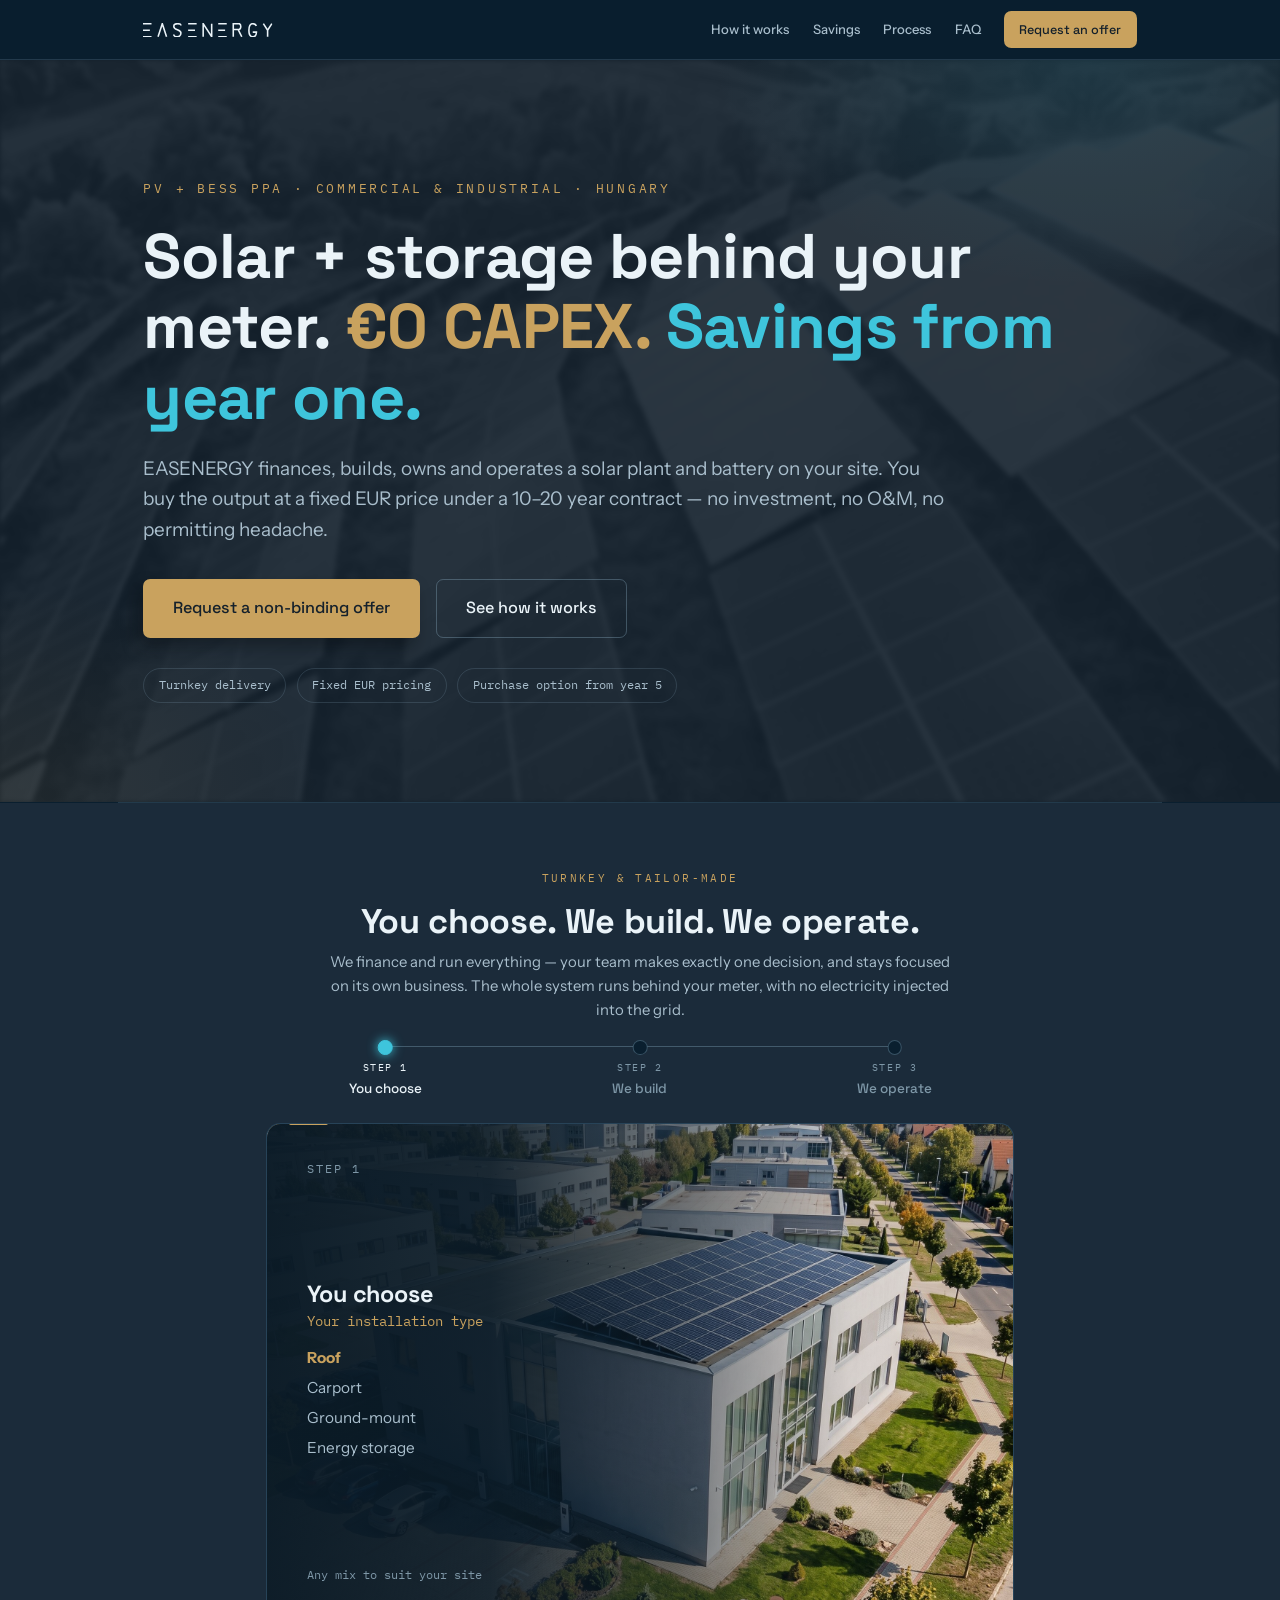
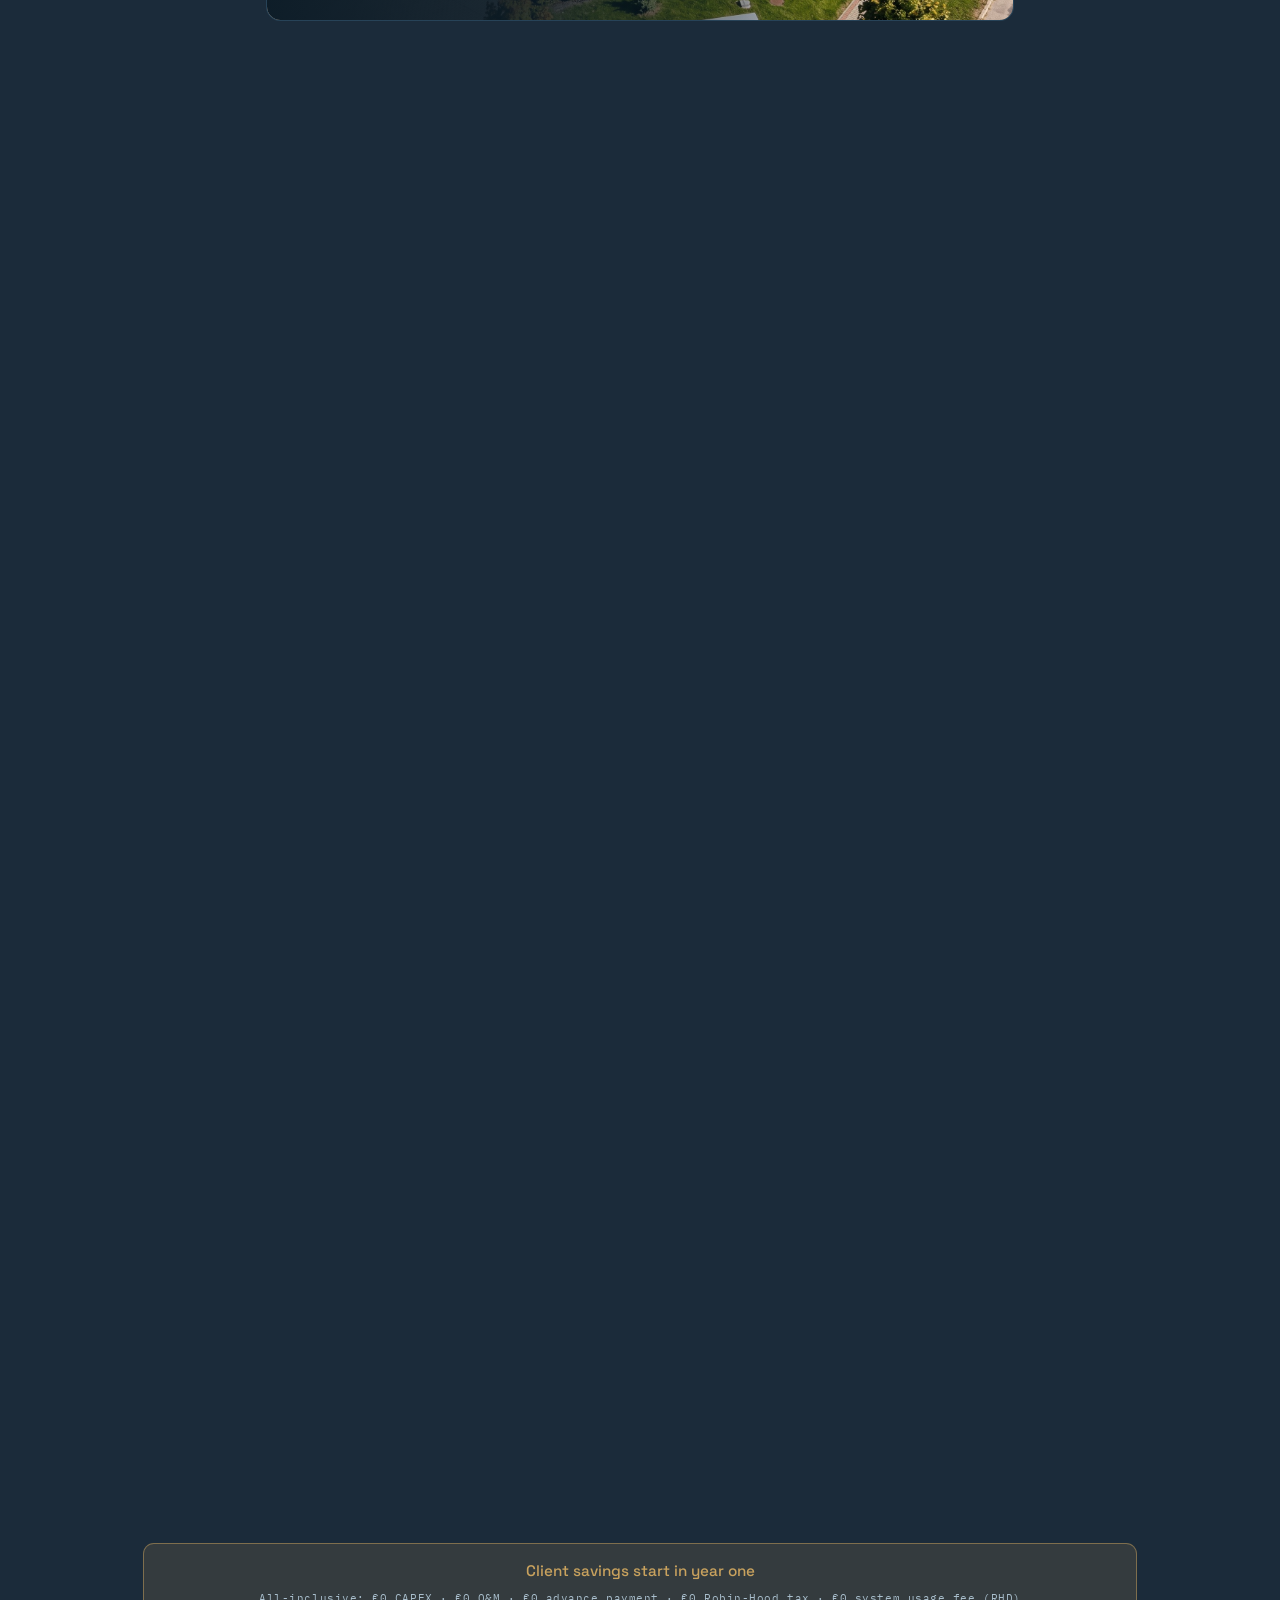
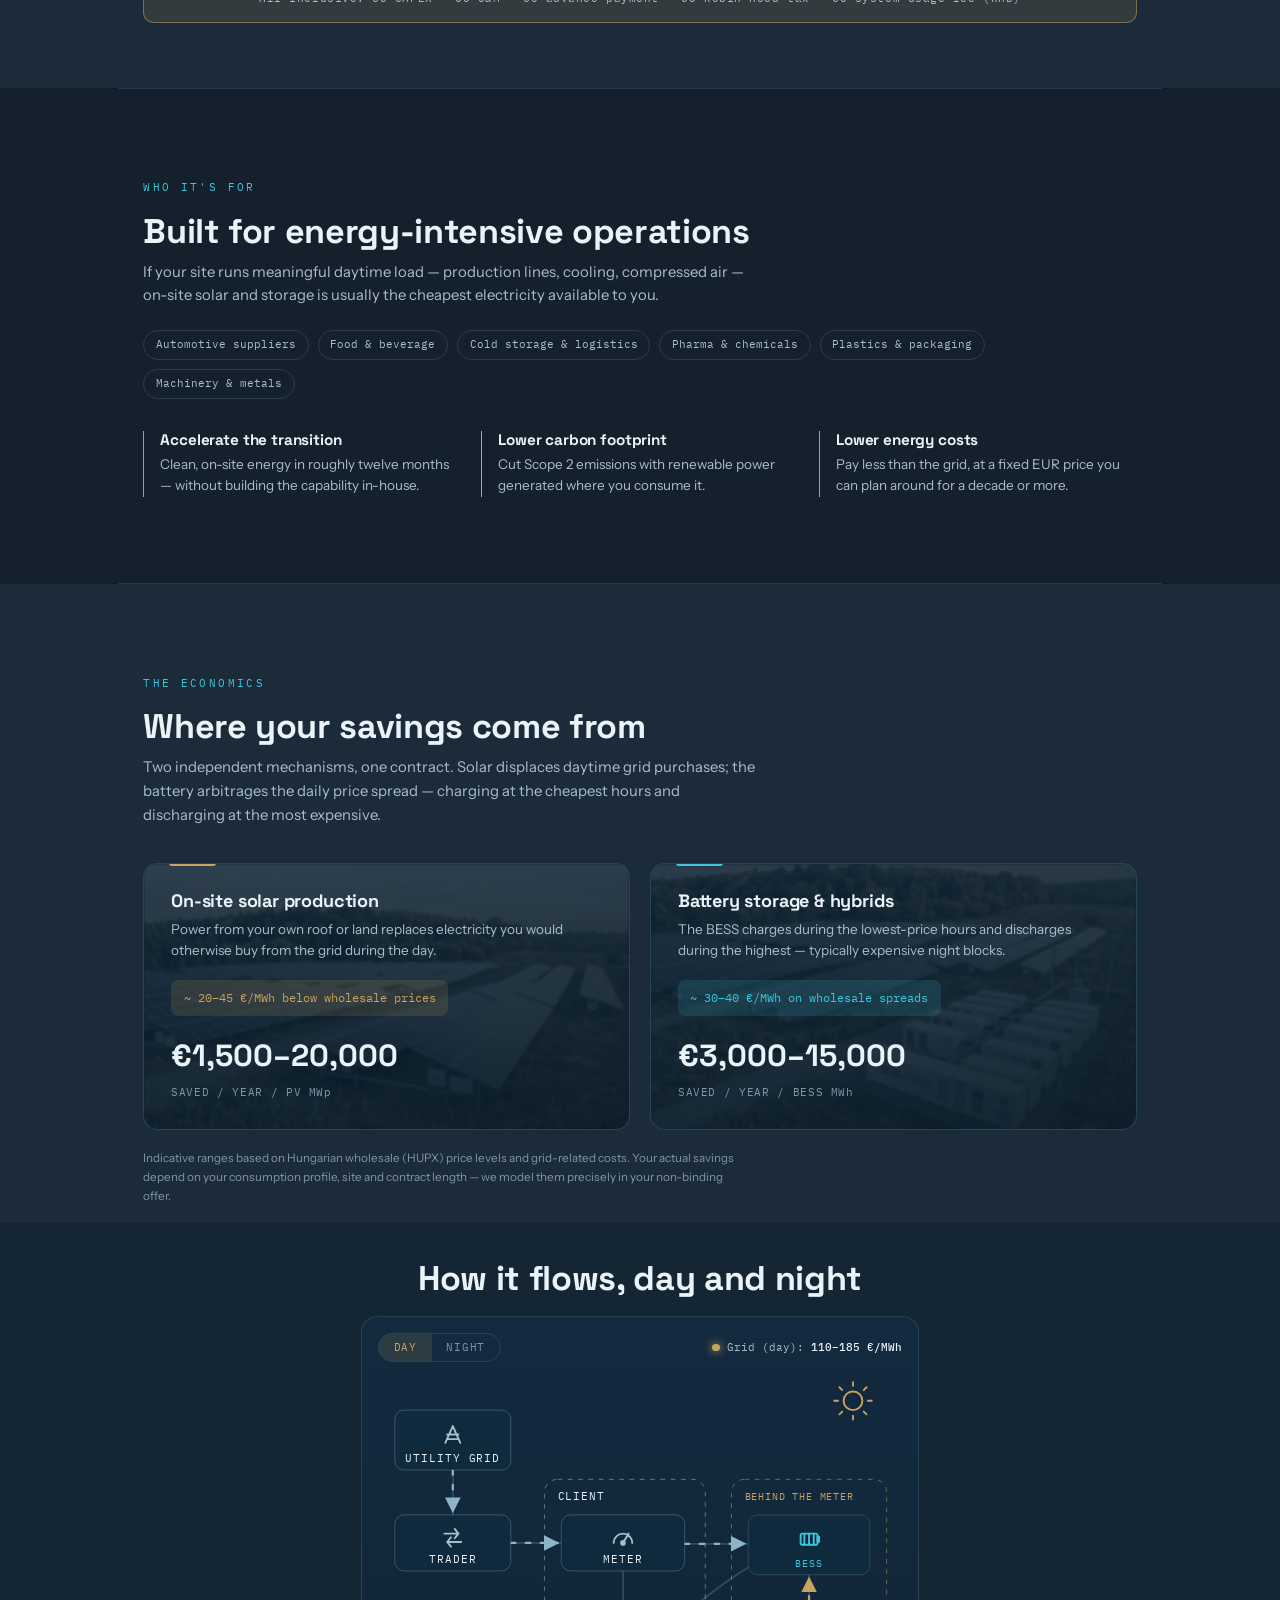
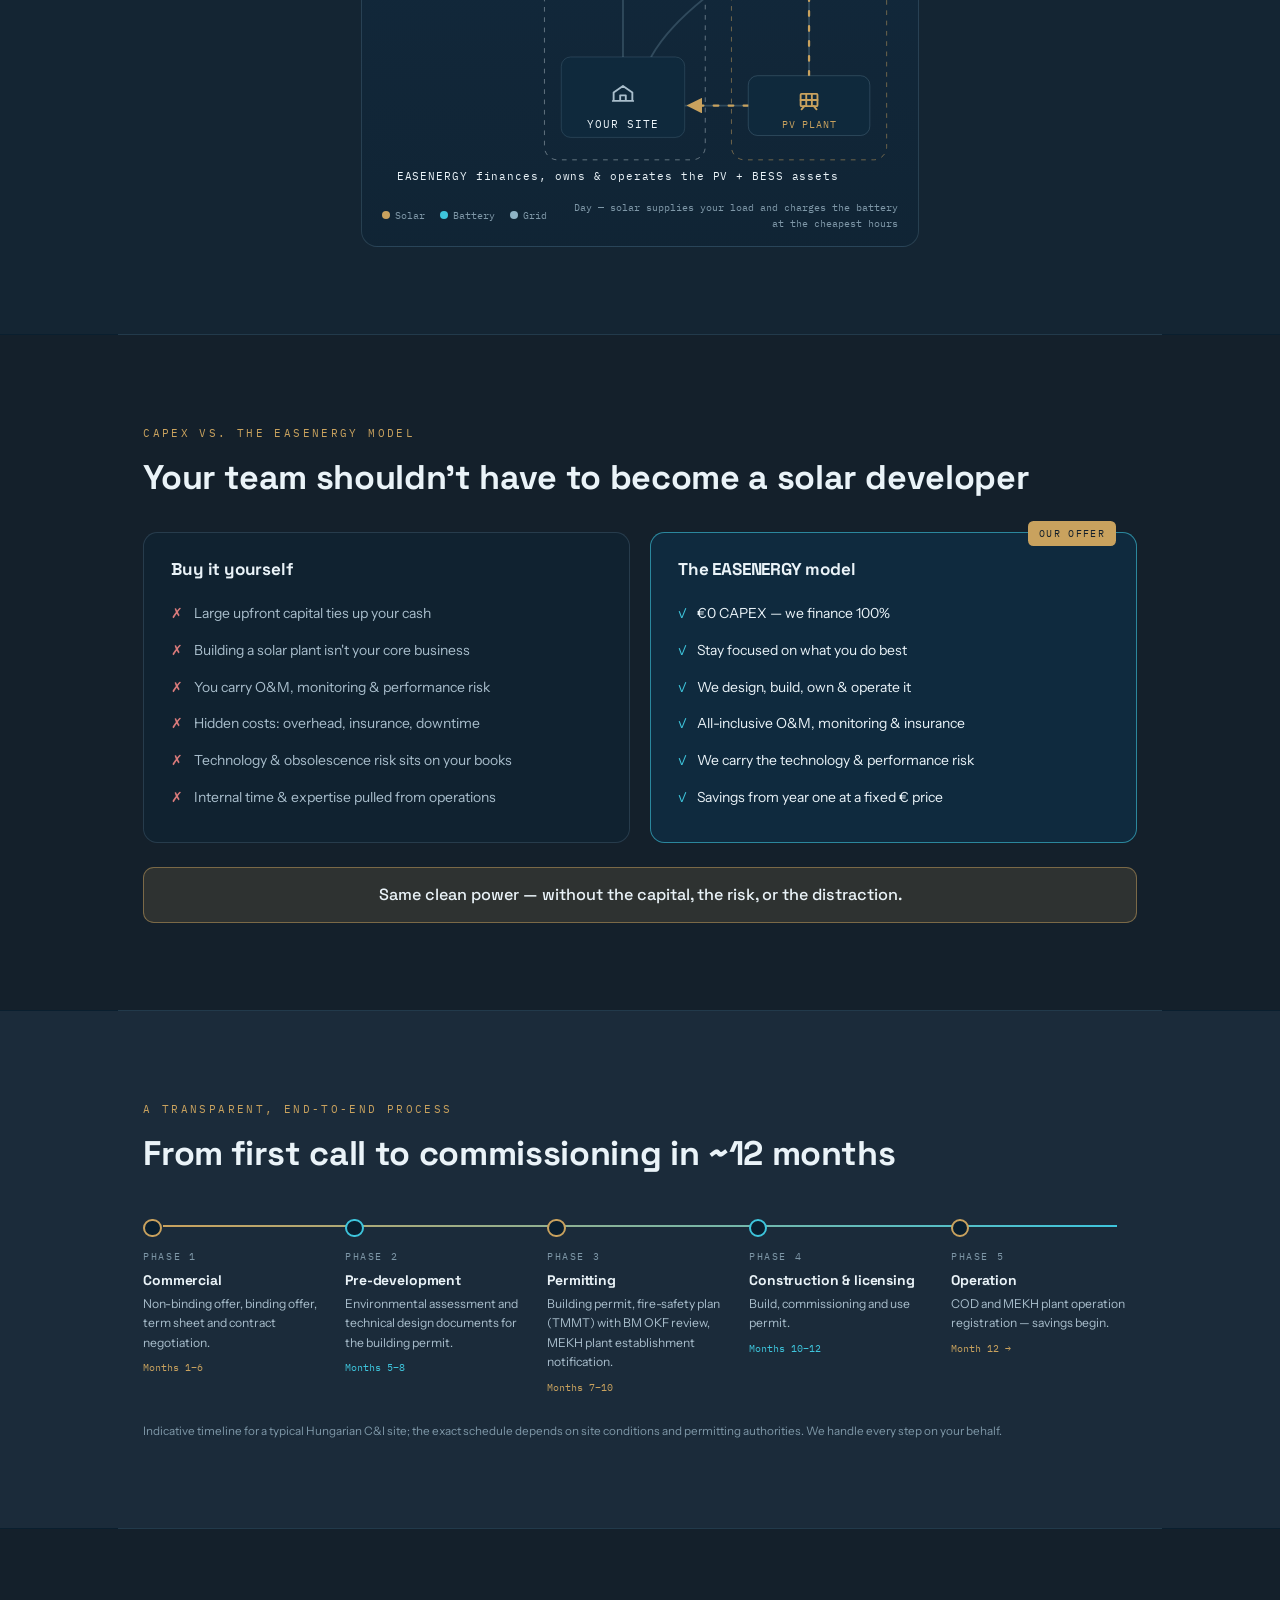
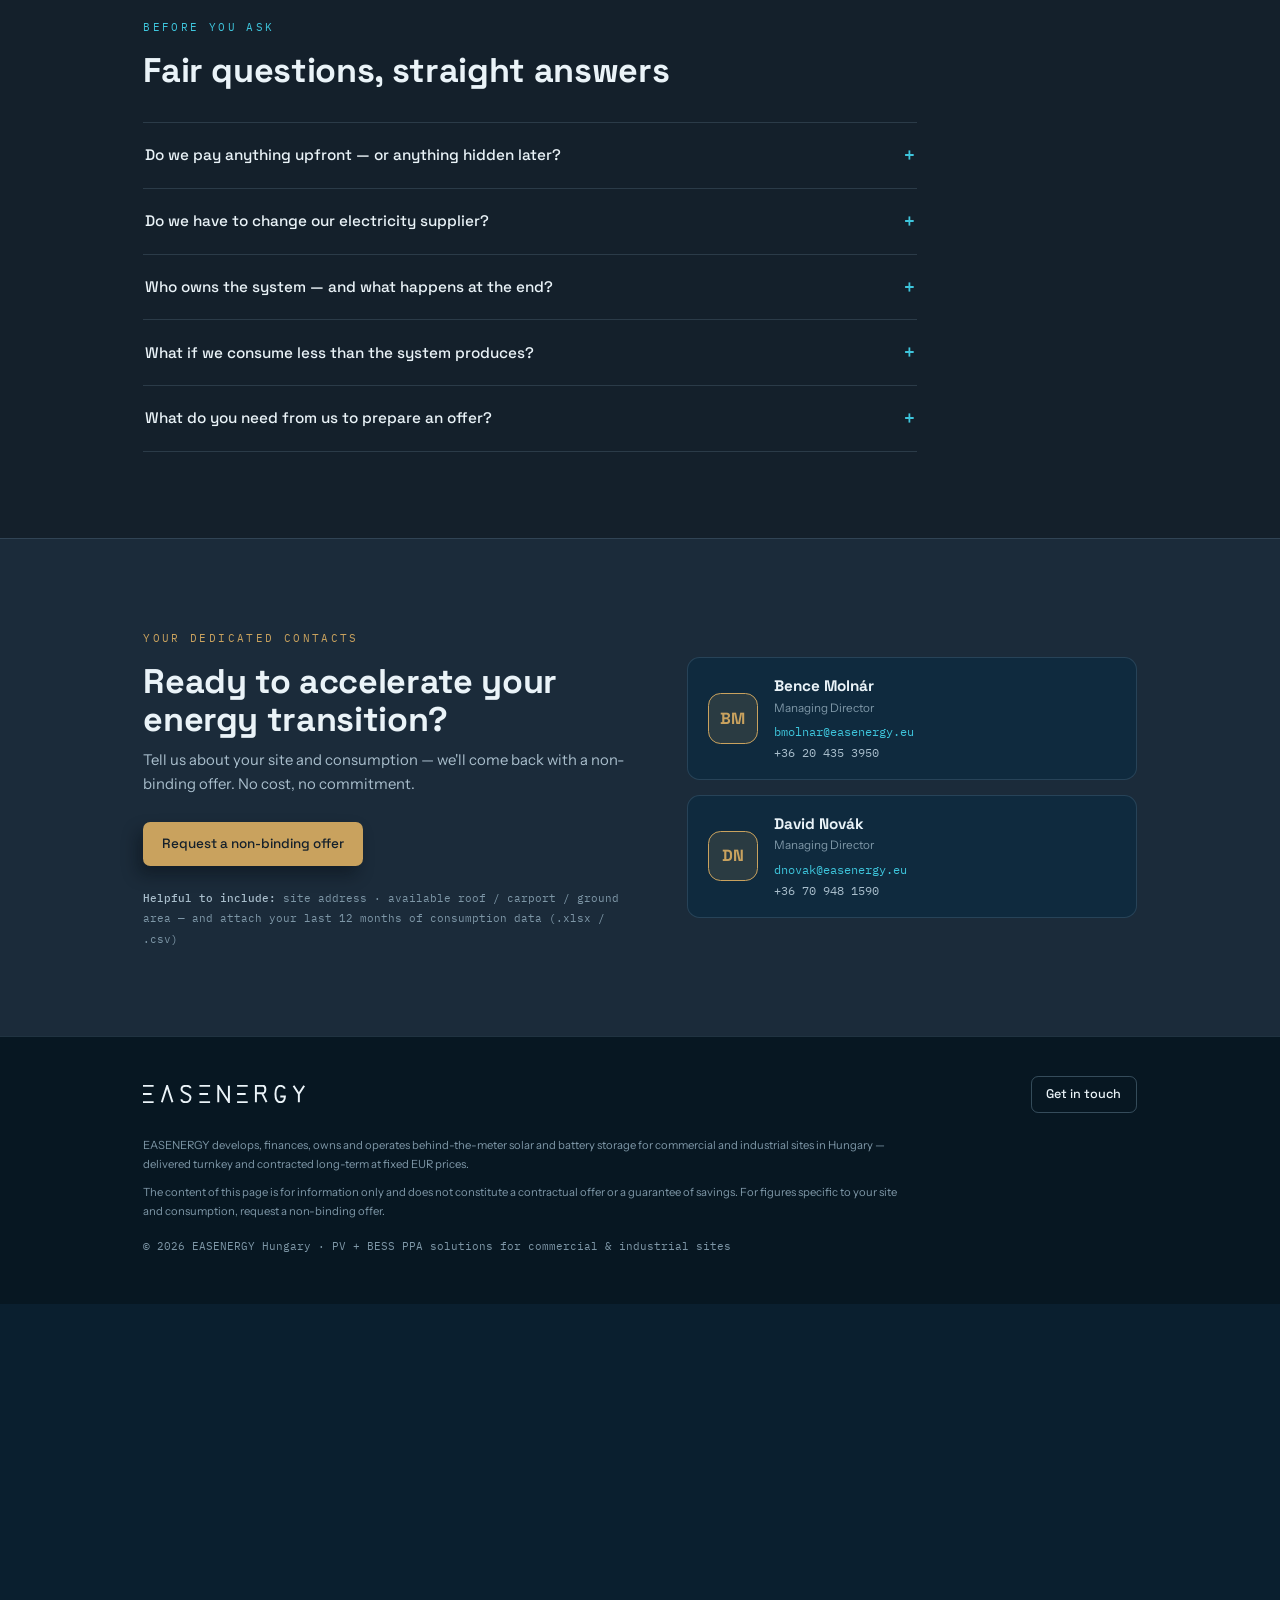
<file: index.html>
<!DOCTYPE html>
<html lang="en">

<head>
  <meta charset="UTF-8">
  <meta name="viewport" content="width=device-width, initial-scale=1.0">
  <title>EASENERGY — Solar + storage on your site, €0 CAPEX · Hungary</title>
  <meta name="description"
    content="EASENERGY finances, builds, owns and operates PV + BESS plants behind your meter. Fixed EUR pricing, €0 CAPEX, savings from year one. Hungary.">
  <meta name="theme-color" content="#0A1F2F">
  <meta property="og:type" content="website">
  <meta property="og:title" content="EASENERGY — Solar + storage on your site, €0 CAPEX">
  <meta property="og:description"
    content="We finance, build, own and operate PV + BESS behind your meter. Fixed EUR pricing under a 10–20 year contract — savings from year one.">
  <link rel="icon"
    href="data:image/svg+xml,%3Csvg xmlns='http://www.w3.org/2000/svg' viewBox='0 0 64 64'%3E%3Crect width='64' height='64' rx='14' fill='%230A1F2F'/%3E%3Cg stroke='%233EC5DC' stroke-width='6' stroke-linecap='round'%3E%3Cpath d='M16 20H48M16 32H41M16 44H48'/%3E%3C/g%3E%3C/svg%3E">
  <link rel="preconnect" href="https://fonts.googleapis.com">
  <link rel="preconnect" href="https://fonts.gstatic.com" crossorigin>
  <link
    href="https://fonts.googleapis.com/css2?family=Space+Grotesk:wght@400;500;700&family=Instrument+Sans:ital,wght@0,400;0,500;0,600;1,400&family=IBM+Plex+Mono:wght@400;500&display=swap"
    rel="stylesheet">
  <link rel="stylesheet" href="styles.css">
</head>

<body class="mode-day" id="top">
  <a class="skip" href="#main">Skip to content</a>

  <svg width="0" height="0" style="position:absolute" aria-hidden="true">
    <defs>
      <symbol id="wm" viewBox="0 0 198 22">
        <g fill="none" stroke="currentColor" stroke-width="2.4">
          <path d="M0 1H13M0 11H10.5M0 21H13" />
          <g transform="translate(23,0)">
            <path d="M0 21L6.5 1L13 21" />
          </g>
          <g transform="translate(46,0)">
            <path
              d="M12 4C12 1.6 9.6 1 6.6 1C3.1 1 1.1 2.6 1.1 5.2C1.1 8 4 9.4 6.5 10.4C9 11.4 12 12.6 12 15.4C12 18.5 9.6 21 6.1 21C3.1 21 1 19.7 1 17.4" />
          </g>
          <g transform="translate(69,0)">
            <path d="M0 1H13M0 11H10.5M0 21H13" />
          </g>
          <g transform="translate(92,0)">
            <path d="M0 21V1L13 21V1" />
          </g>
          <g transform="translate(115,0)">
            <path d="M0 1H13M0 11H10.5M0 21H13" />
          </g>
          <g transform="translate(138,0)">
            <path d="M0 21V1H8.5C12.5 1 12.5 10 8.5 10H0M7.5 10L13 21" />
          </g>
          <g transform="translate(161,0)">
            <path
              d="M12.4 4.4C11 1.8 8.8 1 6.8 1C2.9 1 0.9 4.8 0.9 11C0.9 17.2 2.9 21 6.8 21C10.6 21 12.4 18 12.4 14H6.8" />
          </g>
          <g transform="translate(184,0)">
            <path d="M0 1L6.5 11L13 1M6.5 11V21" />
          </g>
        </g>
      </symbol>
    </defs>
  </svg>

  <header>
    <div class="wrap nav">
      <a href="#top" class="wordmark" aria-label="EASENERGY home"><svg viewBox="0 0 198 22" role="img"
          aria-label="EASENERGY">
          <use href="#wm" />
        </svg></a>
      <nav class="nav-links" aria-label="Main">
        <a href="#how">How it works</a>
        <a href="#savings">Savings</a>
        <a href="#process">Process</a>
        <a href="#faq">FAQ</a>
        <a href="#contact" class="btn btn-gold btn-sm">Request an offer</a>
      </nav>
    </div>
  </header>

  <main id="main">

    <!-- ================= HERO ================= -->
    <section class="hero">
      <div class="wrap hero-grid">
        <div>
          <span class="eyebrow">PV + BESS PPA · Commercial &amp; industrial · Hungary</span>
          <h1>Solar + storage behind your meter. </span><span class="g">€0 CAPEX.</span> <span class="c">Savings
              from year
              one.</span></h1>
          <p class="lede">EASENERGY finances, builds, owns and operates a solar plant and battery on your site. You buy
            the output at a fixed EUR price under a 10–20 year contract — no investment, no O&amp;M, no permitting
            headache.</p>
          <div class="hero-ctas">
            <a class="btn btn-gold btn-offer" href="offer.html">Request a non-binding offer</a>
            <a class="btn btn-ghost" href="#how">See how it works</a>
          </div>
          <div class="hero-chips">
            <span class="chip">Turnkey delivery</span>
            <span class="chip">Fixed EUR pricing</span>
            <span class="chip">Purchase option from year 5</span>
          </div>
        </div>
      </div>
    </section>

    <hr class="divider">

    <!-- ================= HOW IT WORKS ================= -->
    <section class="sec-tight" id="how">
      <div class="steps-scroll">
        <div class="steps-stage">
          <div class="wrap steps-inner">
            <div class="steps-head rv">
              <span class="eyebrow">Turnkey &amp; tailor-made</span>
              <h2>You choose. We build. We operate.</h2>
              <p class="lede">We finance and run everything — your team makes exactly one decision, and stays focused
                on its own business. The whole system runs behind your meter, with no electricity injected into the
                grid.</p>
            </div>

            <div class="steps-rail">
              <span class="steps-rail-line"><span class="steps-rail-fill"></span></span>
              <button type="button" class="step-dot is-active" aria-current="true">
                <span class="k">STEP 1</span>
                <span class="t">You choose</span>
              </button>
              <button type="button" class="step-dot">
                <span class="k">STEP 2</span>
                <span class="t">We build</span>
              </button>
              <button type="button" class="step-dot">
                <span class="k">STEP 3</span>
                <span class="t">We operate</span>
              </button>
            </div>

            <div class="steps-deck">
              <div class="card au card-photo card-install step-panel is-active">
                <div class="install-media install-fade" aria-hidden="true">
                  <img src="assets/images/install-type-roof.jpg" alt="" class="is-active">
                  <img src="assets/images/install-type-carport.jpg" alt="">
                  <img src="assets/images/install-type-ground.jpg" alt="">
                  <img src="assets/images/install-type-storage.jpg" alt="">
                </div>
                <span class="step-k">STEP 1</span>
                <h3>You choose</h3>
                <span class="hl">Your installation type</span>
                <ul>
                  <li><button type="button" class="install-tab is-active">Roof</button></li>
                  <li><button type="button" class="install-tab">Carport</button></li>
                  <li><button type="button" class="install-tab">Ground-mount</button></li>
                  <li><button type="button" class="install-tab">Energy storage</button></li>
                </ul>
                <div class="meta">Any mix to suit your site</div>
              </div>

              <div class="card card-photo step-panel is-next">
                <div class="install-media install-fade" aria-hidden="true">
                  <img src="assets/images/step2-webuild.jpg" alt="" class="is-active">
                </div>
                <span class="step-k">STEP 2</span>
                <h3>We build</h3>
                <span class="hl">€0 client CAPEX</span>
                <ul>
                  <li>Engineering</li>
                  <li>Procurement</li>
                  <li>Permitting</li>
                  <li>Deployment</li>
                </ul>
                <div class="meta">3–12 mo development · 2–6 mo build</div>
              </div>

              <div class="card card-photo step-panel is-next">
                <div class="install-media install-fade" aria-hidden="true">
                  <img src="assets/images/step3-we-operate.jpg" alt="" class="is-active">
                </div>
                <span class="step-k">STEP 3</span>
                <h3>We operate</h3>
                <span class="hl">€0 client O&amp;M cost</span>
                <ul>
                  <li>Management</li>
                  <li>Maintenance</li>
                  <li>Monitoring &amp; insurance</li>
                </ul>
                <div class="meta">10, 15 or 20-year contract · EUR · indexation optional</div>
              </div>
            </div>
          </div>
        </div>
      </div>

      <div class="wrap rv">
        <div class="year1">Client savings start in year one<small>All-inclusive: €0 CAPEX · €0 O&amp;M · €0 advance
            payment · €0 Robin-Hood tax · €0 system usage fee (RHD)</small></div>
      </div>
    </section>

    <hr class="divider">

    <!-- ================= WHY ================= -->
    <section class="sec">
      <div class="wrap rv">
        <span class="eyebrow cy">Who it's for</span>
        <h2>Built for energy-intensive operations</h2>
        <p class="lede">If your site runs meaningful daytime load — production lines, cooling, compressed air — on-site
          solar and storage is usually the cheapest electricity available to you.</p>
        <div class="chips-row">
          <span class="chip">Automotive suppliers</span>
          <span class="chip">Food &amp; beverage</span>
          <span class="chip">Cold storage &amp; logistics</span>
          <span class="chip">Pharma &amp; chemicals</span>
          <span class="chip">Plastics &amp; packaging</span>
          <span class="chip">Machinery &amp; metals</span>
        </div>
        <div class="benefits">
          <div class="benefit">
            <h3>Accelerate the transition</h3>
            <p>Clean, on-site energy in roughly twelve months — without building the capability in-house.</p>
          </div>
          <div class="benefit">
            <h3>Lower carbon footprint</h3>
            <p>Cut Scope 2 emissions with renewable power generated where you consume it.</p>
          </div>
          <div class="benefit">
            <h3>Lower energy costs</h3>
            <p>Pay less than the grid, at a fixed EUR price you can plan around for a decade or more.</p>
          </div>
        </div>
      </div>
    </section>

    <hr class="divider">

    <!-- ================= SAVINGS ================= -->
    <section class="sec" id="savings">
      <div class="wrap rv">
        <span class="eyebrow cy">The economics</span>
        <h2>Where your savings come from</h2>
        <p class="lede">Two independent mechanisms, one contract. Solar displaces daytime grid purchases; the battery
          arbitrages the daily price spread — charging at the cheapest hours and discharging at the most expensive.</p>

        <div class="sav-grid">
          <div class="sav pv card-photo">
            <div class="install-media" aria-hidden="true">
              <img src="assets/images/on-site-solar.jpg" alt="" class="is-active">
            </div>
            <h3>On-site solar production</h3>
            <p class="how">Power from your own roof or land replaces electricity you would otherwise buy from the grid
              during the day.</p>
            <span class="adv">~ 20–45 €/MWh below wholesale prices</span>
            <div class="big">€1,500–20,000<small>SAVED / YEAR / PV MWp</small></div>
          </div>
          <div class="sav bess card-photo">
            <div class="install-media" aria-hidden="true">
              <img src="assets/images/bess-hybrid-system.jpg" alt="" class="is-active">
            </div>
            <h3>Battery storage &amp; hybrids</h3>
            <p class="how">The BESS charges during the lowest-price hours and discharges during the highest — typically
              expensive night blocks.</p>
            <span class="adv">~ 30–40 €/MWh on wholesale spreads</span>
            <div class="big">€3,000–15,000<small>SAVED / YEAR / BESS MWh</small></div>
          </div>
        </div>

        <p class="finenote">Indicative ranges based on Hungarian wholesale (HUPX) price levels and grid-related costs.
          Your actual savings depend on your consumption profile, site and contract length — we model them precisely in
          your non-binding offer.</p>
      </div>

      <div class="stripe-zone">
        <h2 class="wrap">How it flows, day and night</h2>

        <div class="diagram diagram-centered" aria-label="How energy flows on your site, by day and by night">
          <div class="dg-top">
            <div class="dg-toggle" role="group" aria-label="Switch diagram between day and night">
              <button type="button" class="b-day" id="btnDay">DAY</button>
              <button type="button" class="b-night" id="btnNight">NIGHT</button>
            </div>
            <div class="dg-price">
              <span class="dot"></span>
              <span id="priceChip">Grid (day): <b>110–185 €/MWh</b></span>
            </div>
          </div>

          <svg viewBox="0 0 560 452" role="img"
            aria-label="Diagram: utility grid feeds a trader and your meter; the PV plant and battery sit behind the meter and supply your consumption. By day solar powers the site and charges the battery; by night the battery discharges instead of expensive grid power.">
            <defs>
              <marker id="ah-gold" viewBox="0 0 8 8" refX="7" refY="4" markerWidth="7" markerHeight="7"
                orient="auto-start-reverse">
                <path d="M0 0L8 4L0 8Z" fill="#C9A25E" />
              </marker>
              <marker id="ah-cyan" viewBox="0 0 8 8" refX="7" refY="4" markerWidth="7" markerHeight="7"
                orient="auto-start-reverse">
                <path d="M0 0L8 4L0 8Z" fill="#3EC5DC" />
              </marker>
              <marker id="ah-grid" viewBox="0 0 8 8" refX="7" refY="4" markerWidth="7" markerHeight="7"
                orient="auto-start-reverse">
                <path d="M0 0L8 4L0 8Z" fill="#8FB4C6" />
              </marker>

              <!-- icons balanced and scaled to uniformly fill the 24x24 grid -->
              <symbol id="ic-grid" viewBox="0 0 24 24">
                <path d="M12 3L4 21M12 3L20 21M6 12H18M5.8 17H18.2" />
              </symbol>
              <symbol id="ic-trader" viewBox="0 0 24 24">
                <path d="M3 8H18M18 8L14 3M18 8L14 13M21 17H6M6 17L10 12M6 17L10 22" />
              </symbol>
              <symbol id="ic-meter" viewBox="0 0 24 24">
                <path d="M2 18A10 10 0 0 1 22 18M12 18L18 8" />
                <circle cx="12" cy="18" r="2" fill="currentColor" />
              </symbol>
              <symbol id="ic-site" viewBox="0 0 24 24">
                <path d="M1 22H23M2 22V13L12 6L22 13V22M9 22V16H15V22" />
              </symbol>
              <symbol id="ic-bess" viewBox="0 0 24 24">
                <rect x="3" y="6" width="18" height="12" rx="2" />
                <rect x="21" y="9" width="2" height="6" rx="1" />
                <path d="M7 6V18M12 6V18M17 6V18" />
              </symbol>
              <symbol id="ic-pv" viewBox="0 0 24 24">
                <rect x="3" y="5.5" width="18" height="13" rx="1" />
                <path d="M9 5.5V18.5M15 5.5V18.5M3 12H21M7 18.5L4 22M17 18.5L20 22" />
              </symbol>
            </defs>

            <!-- sun / moon -->
            <g class="sunmoon icon-sun" transform="translate(508,34)">
              <circle r="10" fill="none" stroke="#C9A25E" stroke-width="2" />
              <g stroke="#C9A25E" stroke-width="2" stroke-linecap="round">
                <path
                  d="M0 -16V-20M0 16V20M-16 0H-20M16 0H20M-11.5 -11.5L-14.5 -14.5M11.5 11.5L14.5 14.5M-11.5 11.5L-14.5 14.5M11.5 -11.5L14.5 -14.5" />
              </g>
            </g>
            <g class="sunmoon icon-moon" transform="translate(508,34)">
              <path d="M6 -12A13 13 0 1 0 12 6A10.5 10.5 0 0 1 6 -12Z" fill="none" stroke="#3EC5DC" stroke-width="2" />
            </g>

            <!-- zones -->
            <rect class="zone z-client" x="178" y="118" width="172" height="300" rx="14" />
            <text x="192" y="140" class="t-strong">CLIENT</text>
            <rect class="zone z-btm" x="378" y="118" width="166" height="300" rx="14" />
            <text x="392" y="140" class="t-gold">BEHIND THE METER</text>

            <!-- base connectors: every endpoint sits exactly on a node's edge, and
                 each straight run is on the centre line shared by the two nodes it
                 joins (x 80 / x 262 / x 461, y 186 / y 360) -->
            <path class="flow-base" d="M80 108V156" />
            <path class="flow-base" d="M142 186H196" />
            <path class="flow-base" d="M262 216V308" />
            <path class="flow-base" d="M328 187H396" />
            <path class="flow-base" d="M396 360H328" />
            <path class="flow-base" d="M461 328V220" />
            <path class="flow-base" d="M396 212C352 240 312 272 292 308" />

            <!-- animated flows: identical routes, each stopping 4px short so the
                 arrowhead lands just outside the node it points at -->
            <path class="flow f-grid fd fn" d="M80 108V152" marker-end="url(#ah-grid)" />
            <path class="flow f-grid fd fn" d="M142 186H192" marker-end="url(#ah-grid)" />
            <path class="flow f-grid fn" d="M262 216V304" marker-end="url(#ah-grid)" />
            <path class="flow f-grid fd" d="M328 187H392" marker-end="url(#ah-grid)" />
            <path class="flow f-gold fd l-pv" d="M396 360H332" marker-end="url(#ah-gold)" />
            <path class="flow f-gold fd l-pv" d="M461 328V224" marker-end="url(#ah-gold)" />
            <path class="flow f-cyan fn" d="M396 212C352 240 312 272 292 304" marker-end="url(#ah-cyan)" />

            <!-- nodes perfectly centered: use X/Y mathematically calculated from rect bounds -->
            <g>
              <rect class="node" x="18" y="44" width="124" height="64" rx="10" />
              <use href="#ic-grid" class="ic" aria-hidden="true" x="68" y="58" width="24" height="24" />
              <text x="80" y="100" text-anchor="middle" class="t-strong">UTILITY GRID</text>
            </g>
            <g>
              <rect class="node" x="18" y="156" width="124" height="60" rx="10" />
              <use href="#ic-trader" class="ic" aria-hidden="true" x="68" y="168" width="24" height="24" />
              <text x="80" y="208" text-anchor="middle" class="t-strong">TRADER</text>
            </g>
            <g>
              <rect class="node" x="196" y="156" width="132" height="60" rx="10" />
              <use href="#ic-meter" class="ic" aria-hidden="true" x="250" y="168" width="24" height="24" />
              <text x="262" y="208" text-anchor="middle" class="t-strong">METER</text>
            </g>
            <g>
              <rect class="node" x="196" y="308" width="132" height="86" rx="10" stroke="#EAF3F8"
                stroke-opacity=".55" />
              <use href="#ic-site" class="ic" aria-hidden="true" x="250" y="333" width="24" height="24" />
              <text x="262" y="384" text-anchor="middle" class="t-strong">YOUR SITE</text>
            </g>
            <g>
              <rect class="node" x="396" y="156" width="130" height="64" rx="10" stroke="#3EC5DC" stroke-opacity=".7" />
              <use href="#ic-bess" class="ic ic-cyan" aria-hidden="true" x="449" y="170" width="24" height="24" />
              <text x="461" y="212" text-anchor="middle" class="t-cyan">BESS</text>
            </g>
            <g class="n-pv">
              <rect class="node" x="396" y="328" width="130" height="64" rx="10" stroke="#C9A25E" stroke-opacity=".7" />
              <use href="#ic-pv" class="ic ic-gold" aria-hidden="true" x="449" y="342" width="24" height="24" />
              <text x="461" y="384" text-anchor="middle" class="t-gold">PV PLANT</text>
            </g>

            <text x="20" y="440" class="t-strong">EASENERGY finances, owns &amp; operates the PV + BESS assets</text>
          </svg>

          <div class="dg-foot">
            <div class="dg-legend">
              <span><i class="lg-gold"></i>Solar</span>
              <span><i class="lg-cyan"></i>Battery</span>
              <span><i class="lg-grid"></i>Grid</span>
            </div>
            <div class="dg-note" id="dgNote">Day — solar supplies your load and charges the battery at the cheapest
              hours</div>
          </div>
        </div>
      </div>
    </section>

    <hr class="divider">

    <!-- ================= COMPARE ================= -->
    <section class="sec">
      <div class="wrap rv">
        <span class="eyebrow">CAPEX vs. the EASENERGY model</span>
        <h2>Your team shouldn't have to become a solar developer</h2>

        <div class="cmp">
          <div class="cmp-col">
            <h3>Buy it yourself</h3>
            <ul>
              <li><span class="mk mk-x">✗</span>Large upfront capital ties up your cash</li>
              <li><span class="mk mk-x">✗</span>Building a solar plant isn't your core business</li>
              <li><span class="mk mk-x">✗</span>You carry O&amp;M, monitoring &amp; performance risk</li>
              <li><span class="mk mk-x">✗</span>Hidden costs: overhead, insurance, downtime</li>
              <li><span class="mk mk-x">✗</span>Technology &amp; obsolescence risk sits on your books</li>
              <li><span class="mk mk-x">✗</span>Internal time &amp; expertise pulled from operations</li>
            </ul>
          </div>
          <div class="cmp-col win">
            <span class="rec">OUR OFFER</span>
            <h3>The EASENERGY model</h3>
            <ul>
              <li><span class="mk mk-v">✓</span>€0 CAPEX — we finance 100%</li>
              <li><span class="mk mk-v">✓</span>Stay focused on what you do best</li>
              <li><span class="mk mk-v">✓</span>We design, build, own &amp; operate it</li>
              <li><span class="mk mk-v">✓</span>All-inclusive O&amp;M, monitoring &amp; insurance</li>
              <li><span class="mk mk-v">✓</span>We carry the technology &amp; performance risk</li>
              <li><span class="mk mk-v">✓</span>Savings from year one at a fixed € price</li>
            </ul>
          </div>
        </div>

        <div class="cmp-tag">Same clean power — without the capital, the risk, or the distraction.</div>
      </div>
    </section>

    <hr class="divider">

    <!-- ================= PROCESS ================= -->
    <section class="sec" id="process">
      <div class="wrap rv">
        <span class="eyebrow">A transparent, end-to-end process</span>
        <h2>From first call to commissioning in ~12 months</h2>

        <div class="timeline">
          <div class="tl-track">
            <div class="ph">
              <span class="k">PHASE 1</span>
              <h3>Commercial</h3>
              <p>Non-binding offer, binding offer, term sheet and contract negotiation.</p>
              <span class="mo">Months 1–6</span>
            </div>
            <div class="ph">
              <span class="k">PHASE 2</span>
              <h3>Pre-development</h3>
              <p>Environmental assessment and technical design documents for the building permit.</p>
              <span class="mo">Months 5–8</span>
            </div>
            <div class="ph">
              <span class="k">PHASE 3</span>
              <h3>Permitting</h3>
              <p>Building permit, fire-safety plan (TMMT) with BM OKF review, MEKH plant establishment notification.</p>
              <span class="mo">Months 7–10</span>
            </div>
            <div class="ph">
              <span class="k">PHASE 4</span>
              <h3>Construction &amp; licensing</h3>
              <p>Build, commissioning and use permit.</p>
              <span class="mo">Months 10–12</span>
            </div>
            <div class="ph">
              <span class="k">PHASE 5</span>
              <h3>Operation</h3>
              <p>COD and MEKH plant operation registration — savings begin.</p>
              <span class="mo">Month 12 →</span>
            </div>
          </div>
          <p class="tl-note">Indicative timeline for a typical Hungarian C&amp;I site; the exact schedule depends on
            site conditions and permitting authorities. We handle every step on your behalf.</p>
        </div>
      </div>
    </section>

    <hr class="divider">

    <!-- ================= FAQ ================= -->
    <section class="sec" id="faq">
      <div class="wrap rv">
        <span class="eyebrow cy">Before you ask</span>
        <h2>Fair questions, straight answers</h2>
        <div class="faq-list">
          <details class="faq">
            <summary>Do we pay anything upfront — or anything hidden later?</summary>
            <p>No. EASENERGY finances 100% of the investment. You pay one fixed EUR fee for the energy — O&amp;M,
              monitoring, insurance and asset-related taxes are all included. No advance payment, no Robin-Hood tax, no
              system usage fee (RHD) on top.</p>
          </details>
          <details class="faq">
            <summary>Do we have to change our electricity supplier?</summary>
            <p>No. The system runs behind your meter, alongside your existing grid supply. Your current supplier keeps
              covering whatever the plant and battery don't.</p>
          </details>
          <details class="faq">
            <summary>Who owns the system — and what happens at the end?</summary>
            <p>EASENERGY owns and operates the assets for the full term, so the technology and performance risk stays on
              our books, not yours. You hold a purchase option after year 5, and again at the end of the contract.</p>
          </details>
          <details class="faq">
            <summary>What if we consume less than the system produces?</summary>
            <p>The contract is take-or-pay: you commit to the estimated production under real weather conditions.
              Because nothing is exported to the grid, it's in both parties' interest to size the plant below your real
              consumption — we design it from your actual load data, not optimistic assumptions.</p>
          </details>
          <details class="faq">
            <summary>What do you need from us to prepare an offer?</summary>
            <p>Three things: your site address, roughly 12 months of consumption data (load profiles if you have them),
              and what surface is available — roof, carport or ground. From there, we come back with a non-binding
              offer.</p>
          </details>
        </div>
      </div>
    </section>

    <!-- ================= CONTACT ================= -->
    <section class="sec contact" id="contact">
      <div class="wrap ct-grid rv">
        <div>
          <span class="eyebrow">Your dedicated contacts</span>
          <h2>Ready to accelerate your energy transition?</h2>
          <p class="lede" style="margin-bottom:28px">Tell us about your site and consumption — we'll come back with a
            non-binding offer. No cost, no commitment.</p>
          <a class="btn btn-gold btn-offer" href="offer.html">Request a non-binding offer</a>
          <p class="hint"><b>Helpful to include:</b> site address · available roof / carport / ground area — and attach
            your last 12 months of consumption data (.xlsx / .csv)</p>
        </div>
        <div class="people">
          <div class="person">
            <div class="avatar">BM</div>
            <div>
              <b>Bence Molnár</b>
              <div class="role">Managing Director</div>
              <div class="lines"><a href="mailto:bmolnar@easenergy.eu">bmolnar@easenergy.eu</a><br><span>+36 20 435
                  3950</span></div>
            </div>
          </div>
          <div class="person">
            <div class="avatar">DN</div>
            <div>
              <b>David Novák</b>
              <div class="role">Managing Director</div>
              <div class="lines"><a href="mailto:dnovak@easenergy.eu">dnovak@easenergy.eu</a><br><span>+36 70 948
                  1590</span></div>
            </div>
          </div>
        </div>
      </div>
    </section>

  </main>

  <footer>
    <div class="wrap">
      <div class="foot-top">
        <a href="#top" class="wordmark" aria-label="EASENERGY"><svg viewBox="0 0 198 22" role="img"
            aria-label="EASENERGY">
            <use href="#wm" />
          </svg></a>
        <a class="btn btn-ghost btn-sm" href="#contact">Get in touch</a>
      </div>
      <div class="legal">
        <p>EASENERGY develops, finances, owns and operates behind-the-meter solar and battery storage for commercial and
          industrial sites in Hungary — delivered turnkey and contracted long-term at fixed EUR prices.</p>
        <p>The content of this page is for information only and does not constitute a contractual offer or a guarantee
          of savings. For figures specific to your site and consumption, request a non-binding offer.</p>
      </div>
      <div class="copy">© 2026 EASENERGY Hungary · PV + BESS PPA solutions for commercial &amp; industrial sites</div>
    </div>
  </footer>

  <script src="script.js"></script>
</body>

</html>
</file>
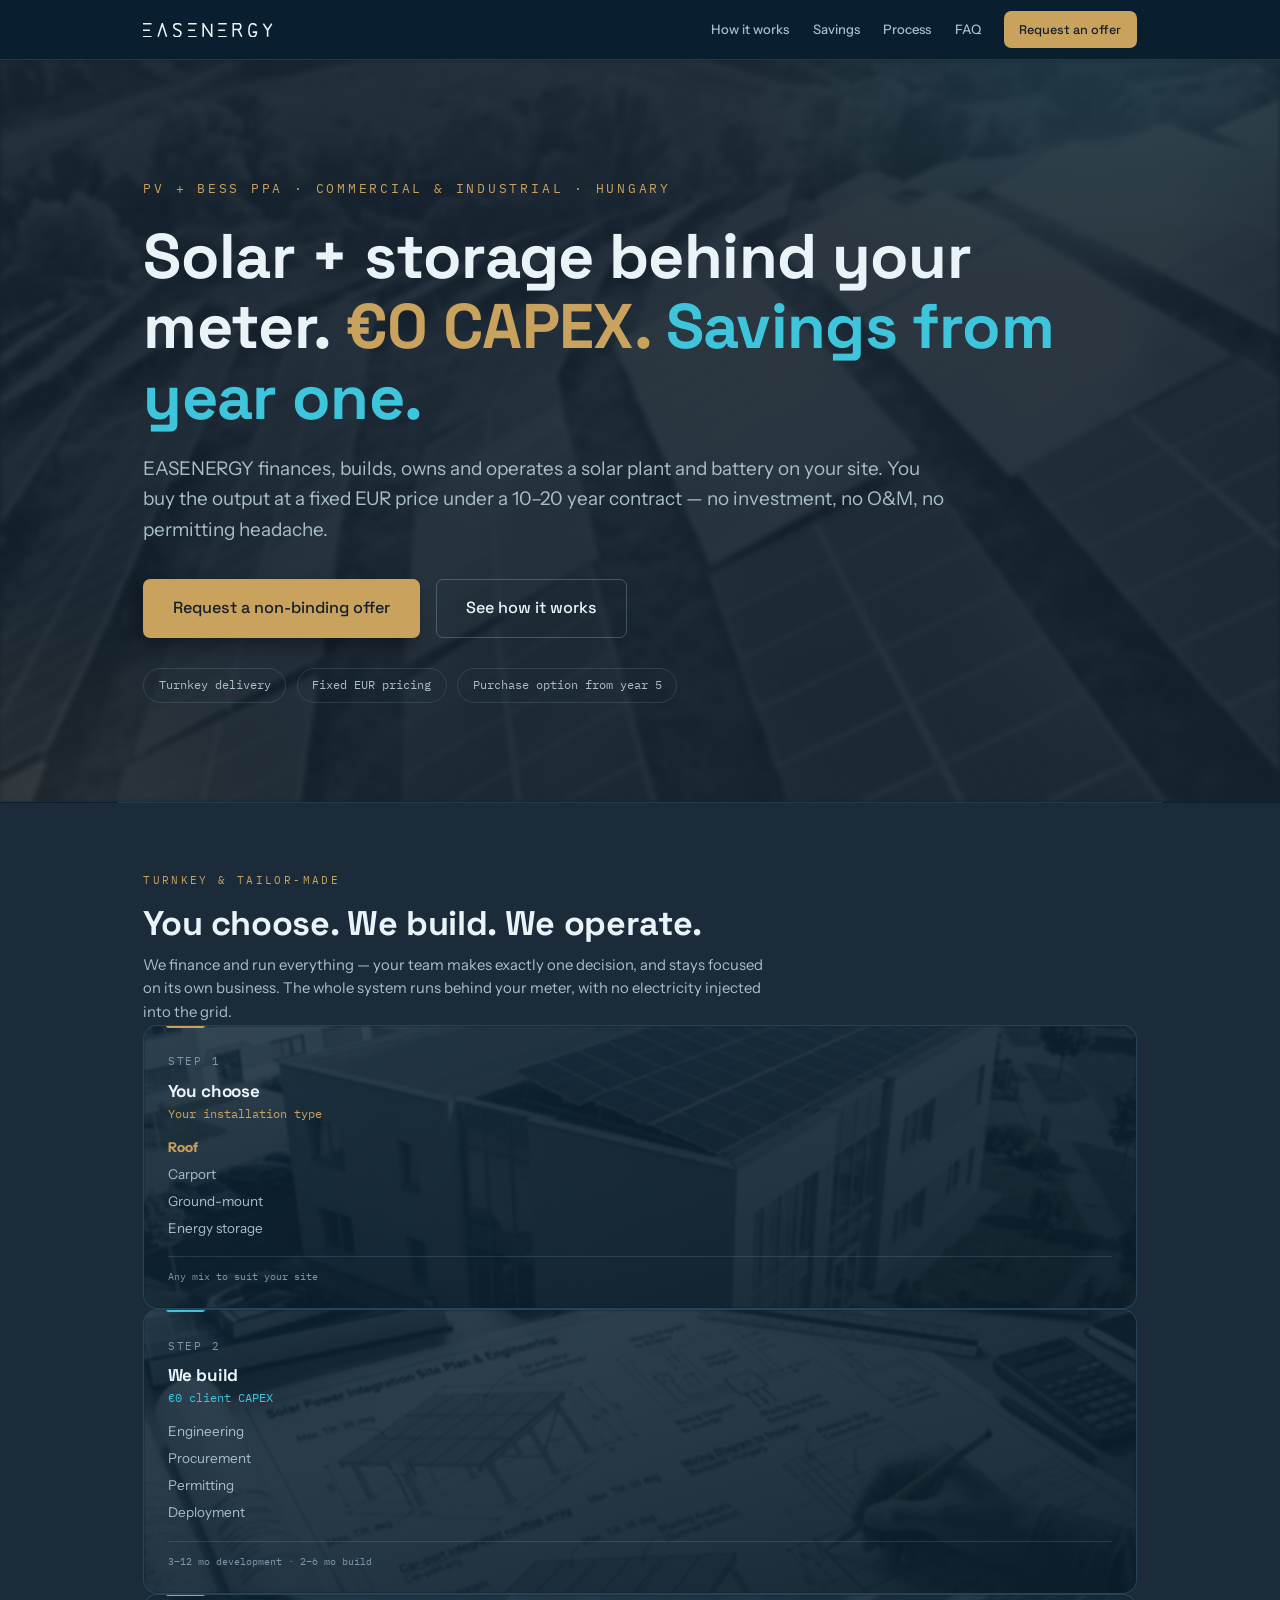
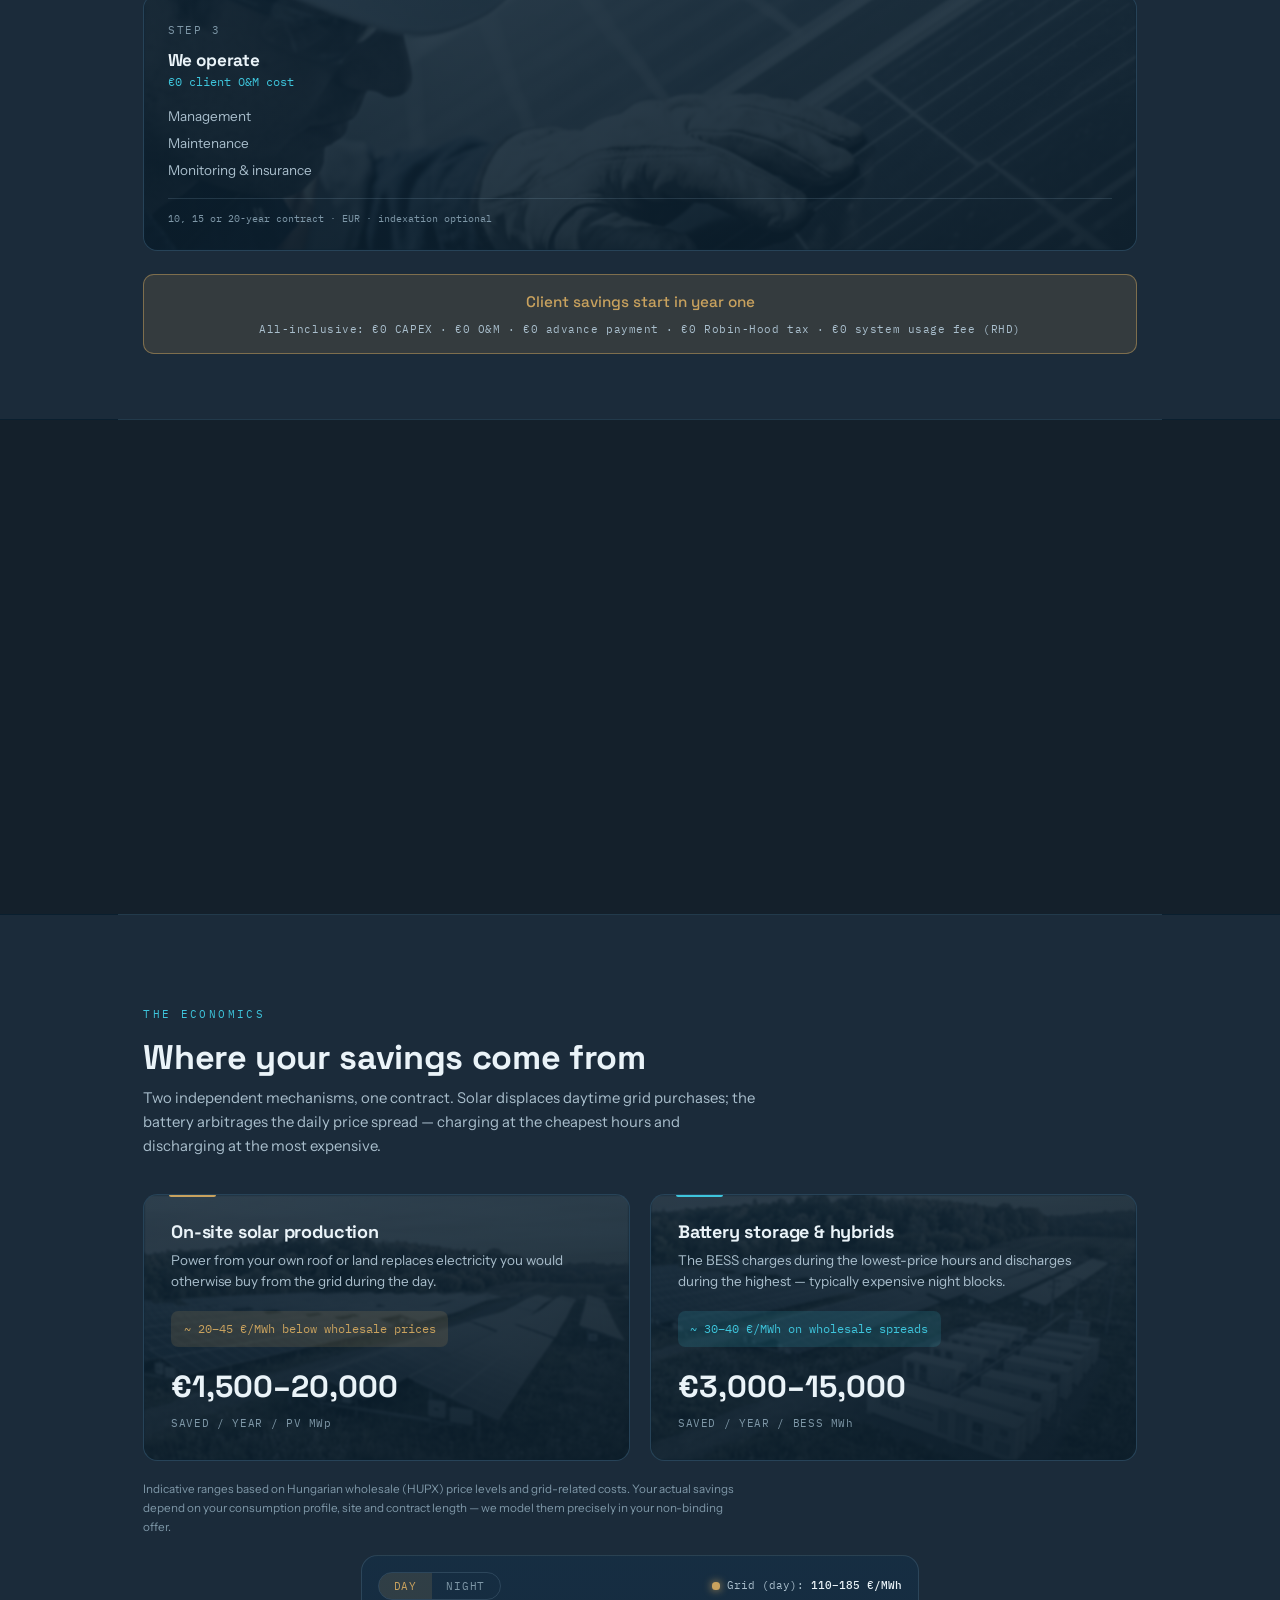
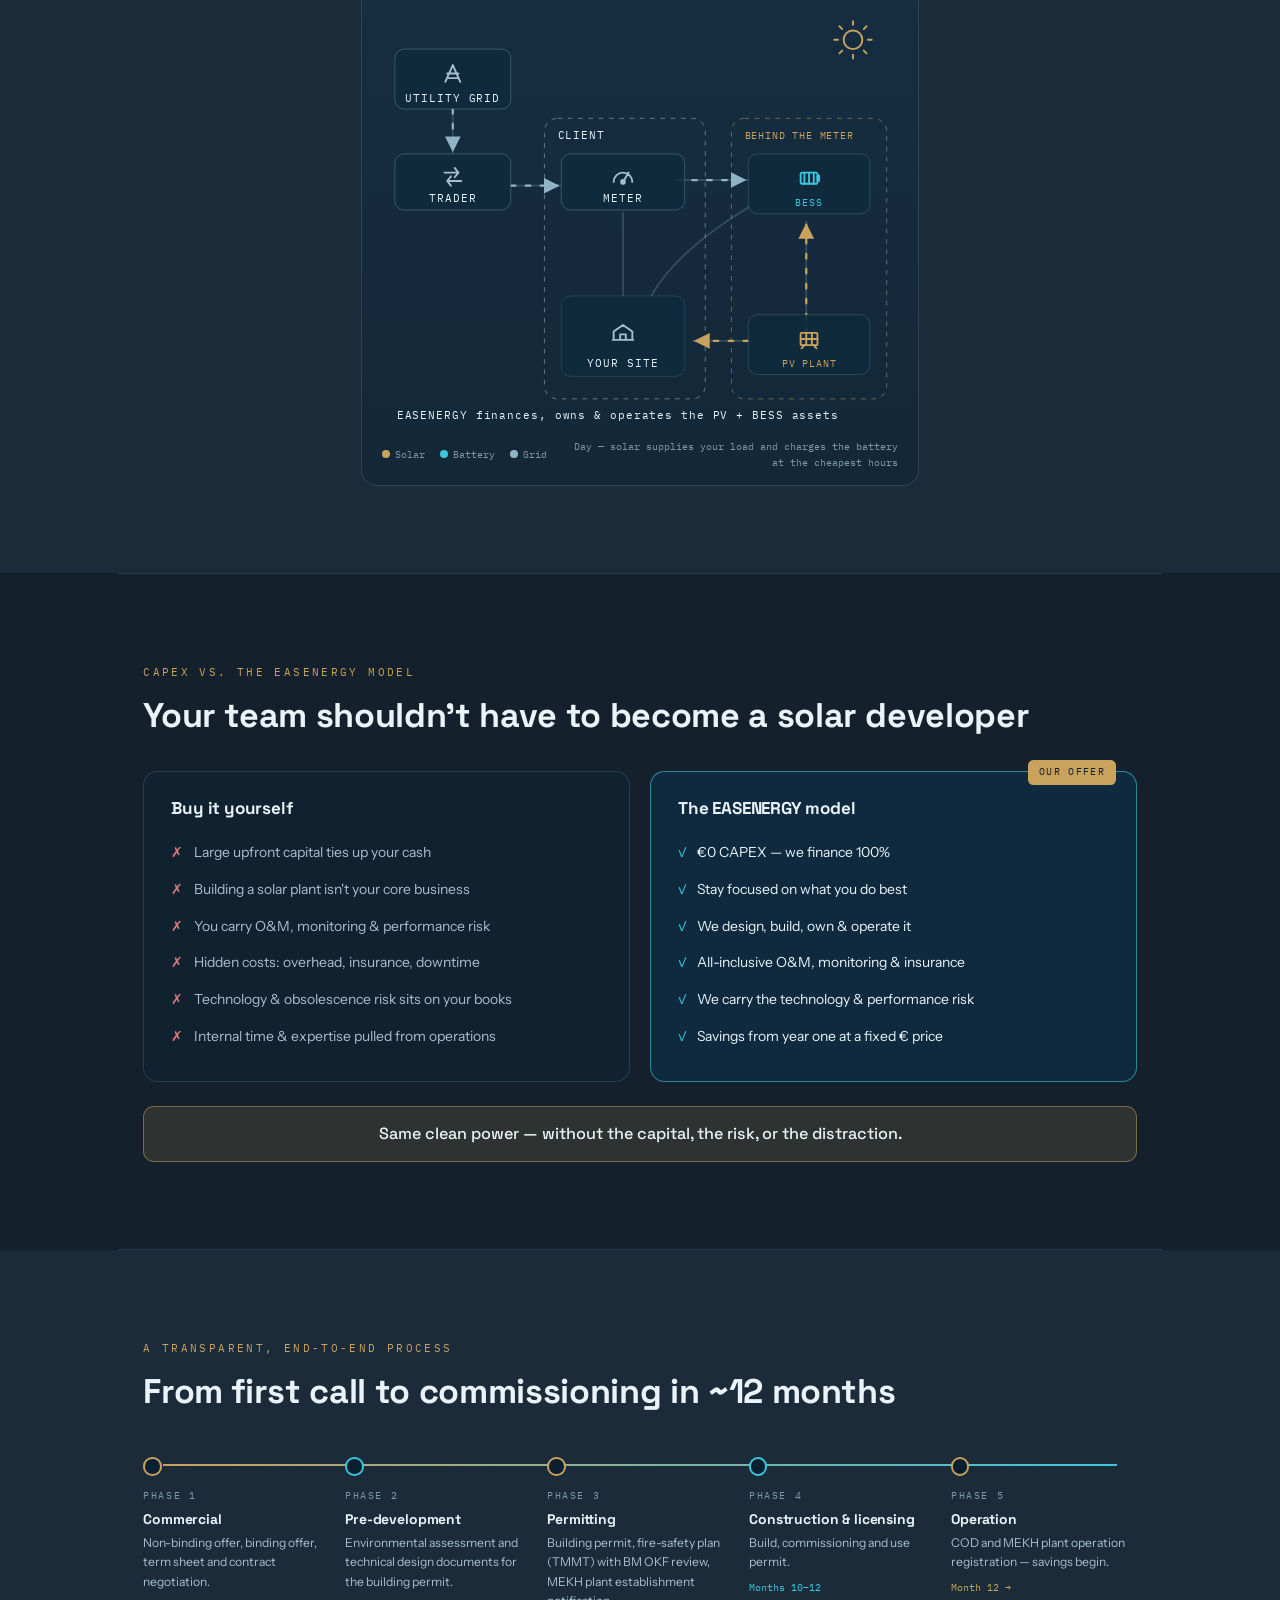
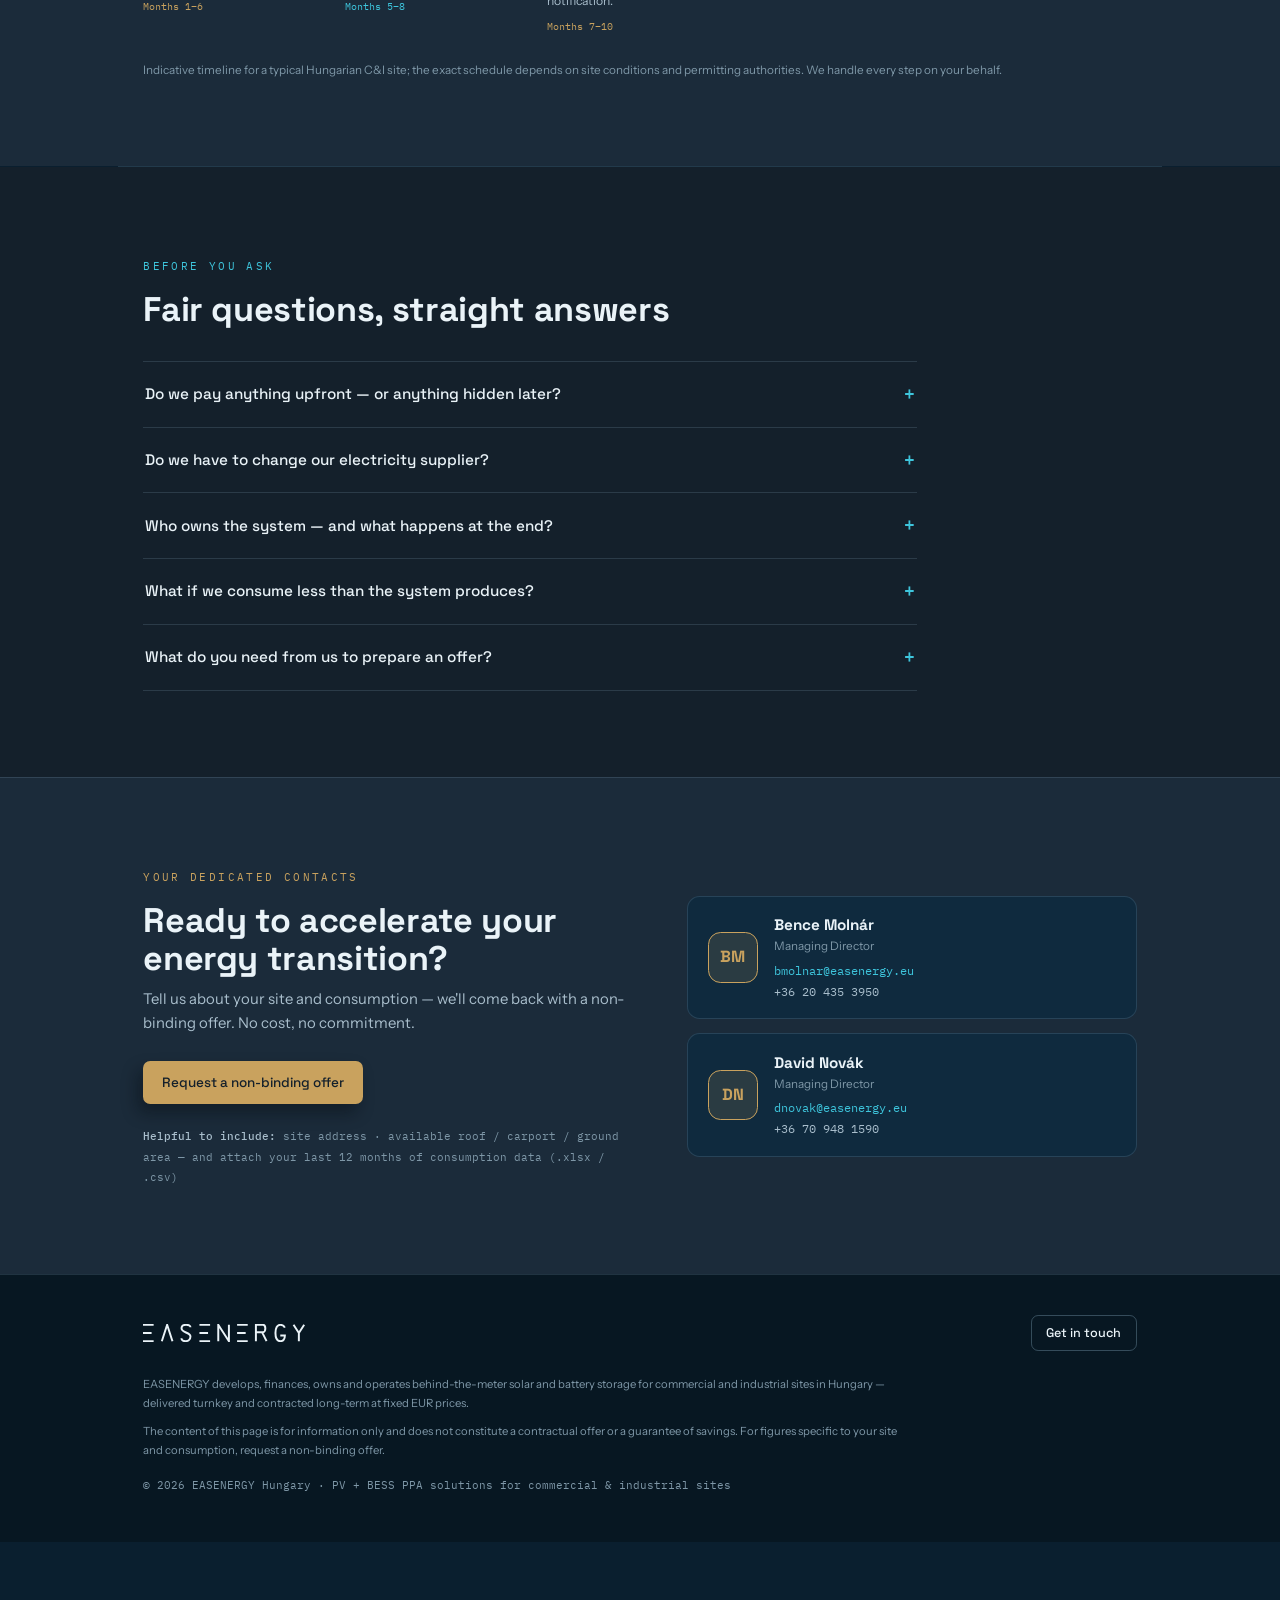
<file: easenergy-landing.html>
<!DOCTYPE html>
<html lang="en">

<head>
  <meta charset="UTF-8">
  <meta name="viewport" content="width=device-width, initial-scale=1.0">
  <title>EASENERGY — Solar + storage on your site, €0 CAPEX · Hungary</title>
  <meta name="description"
    content="EASENERGY finances, builds, owns and operates PV + BESS plants behind your meter. Fixed EUR pricing, €0 CAPEX, savings from year one. Hungary.">
  <meta name="theme-color" content="#0A1F2F">
  <meta property="og:type" content="website">
  <meta property="og:title" content="EASENERGY — Solar + storage on your site, €0 CAPEX">
  <meta property="og:description"
    content="We finance, build, own and operate PV + BESS behind your meter. Fixed EUR pricing under a 10–20 year contract — savings from year one.">
  <link rel="icon"
    href="data:image/svg+xml,%3Csvg xmlns='http://www.w3.org/2000/svg' viewBox='0 0 64 64'%3E%3Crect width='64' height='64' rx='14' fill='%230A1F2F'/%3E%3Cg stroke='%233EC5DC' stroke-width='6' stroke-linecap='round'%3E%3Cpath d='M16 20H48M16 32H41M16 44H48'/%3E%3C/g%3E%3C/svg%3E">
  <link rel="preconnect" href="https://fonts.googleapis.com">
  <link rel="preconnect" href="https://fonts.gstatic.com" crossorigin>
  <link
    href="https://fonts.googleapis.com/css2?family=Space+Grotesk:wght@400;500;700&family=Instrument+Sans:ital,wght@0,400;0,500;0,600;1,400&family=IBM+Plex+Mono:wght@400;500&display=swap"
    rel="stylesheet">
  <link rel="stylesheet" href="styles.css">
</head>

<body class="mode-day" id="top">
  <a class="skip" href="#main">Skip to content</a>

  <svg width="0" height="0" style="position:absolute" aria-hidden="true">
    <defs>
      <symbol id="wm" viewBox="0 0 198 22">
        <g fill="none" stroke="currentColor" stroke-width="2.4">
          <path d="M0 1H13M0 11H10.5M0 21H13" />
          <g transform="translate(23,0)">
            <path d="M0 21L6.5 1L13 21" />
          </g>
          <g transform="translate(46,0)">
            <path
              d="M12 4C12 1.6 9.6 1 6.6 1C3.1 1 1.1 2.6 1.1 5.2C1.1 8 4 9.4 6.5 10.4C9 11.4 12 12.6 12 15.4C12 18.5 9.6 21 6.1 21C3.1 21 1 19.7 1 17.4" />
          </g>
          <g transform="translate(69,0)">
            <path d="M0 1H13M0 11H10.5M0 21H13" />
          </g>
          <g transform="translate(92,0)">
            <path d="M0 21V1L13 21V1" />
          </g>
          <g transform="translate(115,0)">
            <path d="M0 1H13M0 11H10.5M0 21H13" />
          </g>
          <g transform="translate(138,0)">
            <path d="M0 21V1H8.5C12.5 1 12.5 10 8.5 10H0M7.5 10L13 21" />
          </g>
          <g transform="translate(161,0)">
            <path
              d="M12.4 4.4C11 1.8 8.8 1 6.8 1C2.9 1 0.9 4.8 0.9 11C0.9 17.2 2.9 21 6.8 21C10.6 21 12.4 18 12.4 14H6.8" />
          </g>
          <g transform="translate(184,0)">
            <path d="M0 1L6.5 11L13 1M6.5 11V21" />
          </g>
        </g>
      </symbol>
    </defs>
  </svg>

  <header>
    <div class="wrap nav">
      <a href="#top" class="wordmark" aria-label="EASENERGY home"><svg viewBox="0 0 198 22" role="img"
          aria-label="EASENERGY">
          <use href="#wm" />
        </svg></a>
      <nav class="nav-links" aria-label="Main">
        <a href="#how">How it works</a>
        <a href="#savings">Savings</a>
        <a href="#process">Process</a>
        <a href="#faq">FAQ</a>
        <a href="#contact" class="btn btn-gold btn-sm">Request an offer</a>
      </nav>
    </div>
  </header>

  <main id="main">

    <!-- ================= HERO ================= -->
    <section class="hero">
      <div class="wrap hero-grid">
        <div>
          <span class="eyebrow">PV + BESS PPA · Commercial &amp; industrial · Hungary</span>
          <h1>Solar + storage behind your meter. </span><span class="g">€0 CAPEX.</span> <span class="c">Savings
              from year
              one.</span></h1>
          <p class="lede">EASENERGY finances, builds, owns and operates a solar plant and battery on your site. You buy
            the output at a fixed EUR price under a 10–20 year contract — no investment, no O&amp;M, no permitting
            headache.</p>
          <div class="hero-ctas">
            <a class="btn btn-gold btn-offer" href="#contact">Request a non-binding offer</a>
            <a class="btn btn-ghost" href="#how">See how it works</a>
          </div>
          <div class="hero-chips">
            <span class="chip">Turnkey delivery</span>
            <span class="chip">Fixed EUR pricing</span>
            <span class="chip">Purchase option from year 5</span>
          </div>
        </div>
      </div>
    </section>

    <hr class="divider">

    <!-- ================= HOW IT WORKS ================= -->
    <section class="sec-tight" id="how">
      <div class="wrap rv">
        <span class="eyebrow">Turnkey &amp; tailor-made</span>
        <h2>You choose. We build. We operate.</h2>
        <p class="lede">We finance and run everything — your team makes exactly one decision, and stays focused on its
          own business. The whole system runs behind your meter, with no electricity injected into the grid.</p>

        <div class="cards3">
          <div class="card au card-photo card-install">
            <div class="install-media" aria-hidden="true">
              <img src="assets/images/install-type-roof.jpg" alt="" class="is-active">
              <img src="assets/images/install-type-carport.jpg" alt="">
              <img src="assets/images/install-type-ground.jpg" alt="">
              <img src="assets/images/install-type-storage.jpg" alt="">
            </div>
            <span class="step-k">STEP 1</span>
            <h3>You choose</h3>
            <span class="hl">Your installation type</span>
            <ul>
              <li><button type="button" class="install-tab is-active">Roof</button></li>
              <li><button type="button" class="install-tab">Carport</button></li>
              <li><button type="button" class="install-tab">Ground-mount</button></li>
              <li><button type="button" class="install-tab">Energy storage</button></li>
            </ul>
            <div class="meta">Any mix to suit your site</div>
          </div>
          <div class="card card-photo">
            <div class="install-media" aria-hidden="true">
              <img src="assets/images/step2-webuild.jpg" alt="" class="is-active">
            </div>
            <span class="step-k">STEP 2</span>
            <h3>We build</h3>
            <span class="hl">€0 client CAPEX</span>
            <ul>
              <li>Engineering</li>
              <li>Procurement</li>
              <li>Permitting</li>
              <li>Deployment</li>
            </ul>
            <div class="meta">3–12 mo development · 2–6 mo build</div>
          </div>
          <div class="card card-photo">
            <div class="install-media" aria-hidden="true">
              <img src="assets/images/step3-we-operate.jpg" alt="" class="is-active">
            </div>
            <span class="step-k">STEP 3</span>
            <h3>We operate</h3>
            <span class="hl">€0 client O&amp;M cost</span>
            <ul>
              <li>Management</li>
              <li>Maintenance</li>
              <li>Monitoring &amp; insurance</li>
            </ul>
            <div class="meta">10, 15 or 20-year contract · EUR · indexation optional</div>
          </div>
        </div>

        <div class="year1">Client savings start in year one<small>All-inclusive: €0 CAPEX · €0 O&amp;M · €0 advance
            payment · €0 Robin-Hood tax · €0 system usage fee (RHD)</small></div>
      </div>
    </section>

    <hr class="divider">

    <!-- ================= WHY ================= -->
    <section class="sec">
      <div class="wrap rv">
        <span class="eyebrow cy">Who it's for</span>
        <h2>Built for energy-intensive operations</h2>
        <p class="lede">If your site runs meaningful daytime load — production lines, cooling, compressed air — on-site
          solar and storage is usually the cheapest electricity available to you.</p>
        <div class="chips-row">
          <span class="chip">Automotive suppliers</span>
          <span class="chip">Food &amp; beverage</span>
          <span class="chip">Cold storage &amp; logistics</span>
          <span class="chip">Pharma &amp; chemicals</span>
          <span class="chip">Plastics &amp; packaging</span>
          <span class="chip">Machinery &amp; metals</span>
        </div>
        <div class="benefits">
          <div class="benefit">
            <h3>Accelerate the transition</h3>
            <p>Clean, on-site energy in roughly twelve months — without building the capability in-house.</p>
          </div>
          <div class="benefit">
            <h3>Lower carbon footprint</h3>
            <p>Cut Scope 2 emissions with renewable power generated where you consume it.</p>
          </div>
          <div class="benefit">
            <h3>Lower energy costs</h3>
            <p>Pay less than the grid, at a fixed EUR price you can plan around for a decade or more.</p>
          </div>
        </div>
      </div>
    </section>

    <hr class="divider">

    <!-- ================= SAVINGS ================= -->
    <section class="sec" id="savings">
      <div class="wrap rv">
        <span class="eyebrow cy">The economics</span>
        <h2>Where your savings come from</h2>
        <p class="lede">Two independent mechanisms, one contract. Solar displaces daytime grid purchases; the battery
          arbitrages the daily price spread — charging at the cheapest hours and discharging at the most expensive.</p>

        <div class="sav-grid">
          <div class="sav pv card-photo">
            <div class="install-media" aria-hidden="true">
              <img src="assets/images/on-site-solar.jpg" alt="" class="is-active">
            </div>
            <h3>On-site solar production</h3>
            <p class="how">Power from your own roof or land replaces electricity you would otherwise buy from the grid
              during the day.</p>
            <span class="adv">~ 20–45 €/MWh below wholesale prices</span>
            <div class="big">€1,500–20,000<small>SAVED / YEAR / PV MWp</small></div>
          </div>
          <div class="sav bess card-photo">
            <div class="install-media" aria-hidden="true">
              <img src="assets/images/bess-hybrid-system.jpg" alt="" class="is-active">
            </div>
            <h3>Battery storage &amp; hybrids</h3>
            <p class="how">The BESS charges during the lowest-price hours and discharges during the highest — typically
              expensive night blocks.</p>
            <span class="adv">~ 30–40 €/MWh on wholesale spreads</span>
            <div class="big">€3,000–15,000<small>SAVED / YEAR / BESS MWh</small></div>
          </div>
        </div>

        <p class="finenote">Indicative ranges based on Hungarian wholesale (HUPX) price levels and grid-related costs.
          Your actual savings depend on your consumption profile, site and contract length — we model them precisely in
          your non-binding offer.</p>

        <div class="diagram diagram-centered" aria-label="How energy flows on your site, by day and by night">
          <div class="dg-top">
            <div class="dg-toggle" role="group" aria-label="Switch diagram between day and night">
              <button type="button" class="b-day" id="btnDay">DAY</button>
              <button type="button" class="b-night" id="btnNight">NIGHT</button>
            </div>
            <div class="dg-price">
              <span class="dot"></span>
              <span id="priceChip">Grid (day): <b>110–185 €/MWh</b></span>
            </div>
          </div>

          <svg viewBox="0 0 560 452" role="img"
            aria-label="Diagram: utility grid feeds a trader and your meter; the PV plant and battery sit behind the meter and supply your consumption. By day solar powers the site and charges the battery; by night the battery discharges instead of expensive grid power.">
            <defs>
              <marker id="ah-gold" viewBox="0 0 8 8" refX="7" refY="4" markerWidth="7" markerHeight="7"
                orient="auto-start-reverse">
                <path d="M0 0L8 4L0 8Z" fill="#C9A25E" />
              </marker>
              <marker id="ah-cyan" viewBox="0 0 8 8" refX="7" refY="4" markerWidth="7" markerHeight="7"
                orient="auto-start-reverse">
                <path d="M0 0L8 4L0 8Z" fill="#3EC5DC" />
              </marker>
              <marker id="ah-grid" viewBox="0 0 8 8" refX="7" refY="4" markerWidth="7" markerHeight="7"
                orient="auto-start-reverse">
                <path d="M0 0L8 4L0 8Z" fill="#8FB4C6" />
              </marker>

              <!-- icons balanced and scaled to uniformly fill the 24x24 grid -->
              <symbol id="ic-grid" viewBox="0 0 24 24">
                <path d="M12 3L4 21M12 3L20 21M6 12H18M5.8 17H18.2" />
              </symbol>
              <symbol id="ic-trader" viewBox="0 0 24 24">
                <path d="M3 8H18M18 8L14 3M18 8L14 13M21 17H6M6 17L10 12M6 17L10 22" />
              </symbol>
              <symbol id="ic-meter" viewBox="0 0 24 24">
                <path d="M2 18A10 10 0 0 1 22 18M12 18L18 8" />
                <circle cx="12" cy="18" r="2" fill="currentColor" />
              </symbol>
              <symbol id="ic-site" viewBox="0 0 24 24">
                <path d="M1 22H23M2 22V13L12 6L22 13V22M9 22V16H15V22" />
              </symbol>
              <symbol id="ic-bess" viewBox="0 0 24 24">
                <rect x="3" y="6" width="18" height="12" rx="2" />
                <rect x="21" y="9" width="2" height="6" rx="1" />
                <path d="M7 6V18M12 6V18M17 6V18" />
              </symbol>
              <symbol id="ic-pv" viewBox="0 0 24 24">
                <rect x="3" y="5.5" width="18" height="13" rx="1" />
                <path d="M9 5.5V18.5M15 5.5V18.5M3 12H21M7 18.5L4 22M17 18.5L20 22" />
              </symbol>
            </defs>

            <!-- sun / moon -->
            <g class="sunmoon icon-sun" transform="translate(508,34)">
              <circle r="10" fill="none" stroke="#C9A25E" stroke-width="2" />
              <g stroke="#C9A25E" stroke-width="2" stroke-linecap="round">
                <path
                  d="M0 -16V-20M0 16V20M-16 0H-20M16 0H20M-11.5 -11.5L-14.5 -14.5M11.5 11.5L14.5 14.5M-11.5 11.5L-14.5 14.5M11.5 -11.5L14.5 -14.5" />
              </g>
            </g>
            <g class="sunmoon icon-moon" transform="translate(508,34)">
              <path d="M6 -12A13 13 0 1 0 12 6A10.5 10.5 0 0 1 6 -12Z" fill="none" stroke="#3EC5DC" stroke-width="2" />
            </g>

            <!-- zones -->
            <rect class="zone z-client" x="178" y="118" width="172" height="300" rx="14" />
            <text x="192" y="140" class="t-strong">CLIENT</text>
            <rect class="zone z-btm" x="378" y="118" width="166" height="300" rx="14" />
            <text x="392" y="140" class="t-gold">BEHIND THE METER</text>

            <!-- base connectors -->
            <path class="flow-base" d="M80 108V156" />
            <path class="flow-base" d="M142 190H196" />
            <path class="flow-base" d="M262 218V308" />
            <path class="flow-base" d="M320 184H396" />
            <path class="flow-base" d="M396 356H336" />
            <path class="flow-base" d="M458 348V228" />
            <path class="flow-base" d="M398 212C352 240 312 272 292 308" />

            <!-- animated flows -->
            <path class="flow f-grid fd fn" d="M80 108V152" marker-end="url(#ah-grid)" />
            <path class="flow f-grid fd fn" d="M142 190H192" marker-end="url(#ah-grid)" />
            <path class="flow f-grid fn" d="M262 218V304" marker-end="url(#ah-grid)" />
            <path class="flow f-grid fd" d="M320 184H392" marker-end="url(#ah-grid)" />
            <path class="flow f-gold fd l-pv" d="M396 356H340" marker-end="url(#ah-gold)" />
            <path class="flow f-gold fd l-pv" d="M458 348V232" marker-end="url(#ah-gold)" />
            <path class="flow f-cyan fn" d="M398 212C352 240 312 272 292 312" marker-end="url(#ah-cyan)" />

            <!-- nodes perfectly centered: use X/Y mathematically calculated from rect bounds -->
            <g>
              <rect class="node" x="18" y="44" width="124" height="64" rx="10" />
              <use href="#ic-grid" class="ic" aria-hidden="true" x="68" y="58" width="24" height="24" />
              <text x="80" y="100" text-anchor="middle" class="t-strong">UTILITY GRID</text>
            </g>
            <g>
              <rect class="node" x="18" y="156" width="124" height="60" rx="10" />
              <use href="#ic-trader" class="ic" aria-hidden="true" x="68" y="168" width="24" height="24" />
              <text x="80" y="208" text-anchor="middle" class="t-strong">TRADER</text>
            </g>
            <g>
              <rect class="node" x="196" y="156" width="132" height="60" rx="10" />
              <use href="#ic-meter" class="ic" aria-hidden="true" x="250" y="168" width="24" height="24" />
              <text x="262" y="208" text-anchor="middle" class="t-strong">METER</text>
            </g>
            <g>
              <rect class="node" x="196" y="308" width="132" height="86" rx="10" stroke="#EAF3F8"
                stroke-opacity=".55" />
              <use href="#ic-site" class="ic" aria-hidden="true" x="250" y="333" width="24" height="24" />
              <text x="262" y="384" text-anchor="middle" class="t-strong">YOUR SITE</text>
            </g>
            <g>
              <rect class="node" x="396" y="156" width="130" height="64" rx="10" stroke="#3EC5DC" stroke-opacity=".7" />
              <use href="#ic-bess" class="ic ic-cyan" aria-hidden="true" x="449" y="170" width="24" height="24" />
              <text x="461" y="212" text-anchor="middle" class="t-cyan">BESS</text>
            </g>
            <g class="n-pv">
              <rect class="node" x="396" y="328" width="130" height="64" rx="10" stroke="#C9A25E" stroke-opacity=".7" />
              <use href="#ic-pv" class="ic ic-gold" aria-hidden="true" x="449" y="342" width="24" height="24" />
              <text x="461" y="384" text-anchor="middle" class="t-gold">PV PLANT</text>
            </g>

            <text x="20" y="440" class="t-strong">EASENERGY finances, owns &amp; operates the PV + BESS assets</text>
          </svg>

          <div class="dg-foot">
            <div class="dg-legend">
              <span><i class="lg-gold"></i>Solar</span>
              <span><i class="lg-cyan"></i>Battery</span>
              <span><i class="lg-grid"></i>Grid</span>
            </div>
            <div class="dg-note" id="dgNote">Day — solar supplies your load and charges the battery at the cheapest
              hours</div>
          </div>
        </div>
      </div>
    </section>

    <hr class="divider">

    <!-- ================= COMPARE ================= -->
    <section class="sec">
      <div class="wrap rv">
        <span class="eyebrow">CAPEX vs. the EASENERGY model</span>
        <h2>Your team shouldn't have to become a solar developer</h2>

        <div class="cmp">
          <div class="cmp-col">
            <h3>Buy it yourself</h3>
            <ul>
              <li><span class="mk mk-x">✗</span>Large upfront capital ties up your cash</li>
              <li><span class="mk mk-x">✗</span>Building a solar plant isn't your core business</li>
              <li><span class="mk mk-x">✗</span>You carry O&amp;M, monitoring &amp; performance risk</li>
              <li><span class="mk mk-x">✗</span>Hidden costs: overhead, insurance, downtime</li>
              <li><span class="mk mk-x">✗</span>Technology &amp; obsolescence risk sits on your books</li>
              <li><span class="mk mk-x">✗</span>Internal time &amp; expertise pulled from operations</li>
            </ul>
          </div>
          <div class="cmp-col win">
            <span class="rec">OUR OFFER</span>
            <h3>The EASENERGY model</h3>
            <ul>
              <li><span class="mk mk-v">✓</span>€0 CAPEX — we finance 100%</li>
              <li><span class="mk mk-v">✓</span>Stay focused on what you do best</li>
              <li><span class="mk mk-v">✓</span>We design, build, own &amp; operate it</li>
              <li><span class="mk mk-v">✓</span>All-inclusive O&amp;M, monitoring &amp; insurance</li>
              <li><span class="mk mk-v">✓</span>We carry the technology &amp; performance risk</li>
              <li><span class="mk mk-v">✓</span>Savings from year one at a fixed € price</li>
            </ul>
          </div>
        </div>

        <div class="cmp-tag">Same clean power — without the capital, the risk, or the distraction.</div>
      </div>
    </section>

    <hr class="divider">

    <!-- ================= PROCESS ================= -->
    <section class="sec" id="process">
      <div class="wrap rv">
        <span class="eyebrow">A transparent, end-to-end process</span>
        <h2>From first call to commissioning in ~12 months</h2>

        <div class="timeline">
          <div class="tl-track">
            <div class="ph">
              <span class="k">PHASE 1</span>
              <h3>Commercial</h3>
              <p>Non-binding offer, binding offer, term sheet and contract negotiation.</p>
              <span class="mo">Months 1–6</span>
            </div>
            <div class="ph">
              <span class="k">PHASE 2</span>
              <h3>Pre-development</h3>
              <p>Environmental assessment and technical design documents for the building permit.</p>
              <span class="mo">Months 5–8</span>
            </div>
            <div class="ph">
              <span class="k">PHASE 3</span>
              <h3>Permitting</h3>
              <p>Building permit, fire-safety plan (TMMT) with BM OKF review, MEKH plant establishment notification.</p>
              <span class="mo">Months 7–10</span>
            </div>
            <div class="ph">
              <span class="k">PHASE 4</span>
              <h3>Construction &amp; licensing</h3>
              <p>Build, commissioning and use permit.</p>
              <span class="mo">Months 10–12</span>
            </div>
            <div class="ph">
              <span class="k">PHASE 5</span>
              <h3>Operation</h3>
              <p>COD and MEKH plant operation registration — savings begin.</p>
              <span class="mo">Month 12 →</span>
            </div>
          </div>
          <p class="tl-note">Indicative timeline for a typical Hungarian C&amp;I site; the exact schedule depends on
            site conditions and permitting authorities. We handle every step on your behalf.</p>
        </div>
      </div>
    </section>

    <hr class="divider">

    <!-- ================= FAQ ================= -->
    <section class="sec" id="faq">
      <div class="wrap rv">
        <span class="eyebrow cy">Before you ask</span>
        <h2>Fair questions, straight answers</h2>
        <div class="faq-list">
          <details class="faq">
            <summary>Do we pay anything upfront — or anything hidden later?</summary>
            <p>No. EASENERGY finances 100% of the investment. You pay one fixed EUR fee for the energy — O&amp;M,
              monitoring, insurance and asset-related taxes are all included. No advance payment, no Robin-Hood tax, no
              system usage fee (RHD) on top.</p>
          </details>
          <details class="faq">
            <summary>Do we have to change our electricity supplier?</summary>
            <p>No. The system runs behind your meter, alongside your existing grid supply. Your current supplier keeps
              covering whatever the plant and battery don't.</p>
          </details>
          <details class="faq">
            <summary>Who owns the system — and what happens at the end?</summary>
            <p>EASENERGY owns and operates the assets for the full term, so the technology and performance risk stays on
              our books, not yours. You hold a purchase option after year 5, and again at the end of the contract.</p>
          </details>
          <details class="faq">
            <summary>What if we consume less than the system produces?</summary>
            <p>The contract is take-or-pay: you commit to the estimated production under real weather conditions.
              Because nothing is exported to the grid, it's in both parties' interest to size the plant below your real
              consumption — we design it from your actual load data, not optimistic assumptions.</p>
          </details>
          <details class="faq">
            <summary>What do you need from us to prepare an offer?</summary>
            <p>Three things: your site address, roughly 12 months of consumption data (load profiles if you have them),
              and what surface is available — roof, carport or ground. From there, we come back with a non-binding
              offer.</p>
          </details>
        </div>
      </div>
    </section>

    <!-- ================= CONTACT ================= -->
    <section class="sec contact" id="contact">
      <div class="wrap ct-grid rv">
        <div>
          <span class="eyebrow">Your dedicated contacts</span>
          <h2>Ready to accelerate your energy transition?</h2>
          <p class="lede" style="margin-bottom:28px">Tell us about your site and consumption — we'll come back with a
            non-binding offer. No cost, no commitment.</p>
          <a class="btn btn-gold btn-offer"
            href="mailto:dnovak@easenergy.eu,bmolnar@easenergy.eu?subject=Non-binding%20offer%20request%20%E2%80%94%20PV%20%2B%20BESS%20PPA&amp;body=Company:%20%0D%0ASite%20address:%20%0D%0AAvailable%20surface%20(roof%20/%20carport%20/%20ground):%20%0D%0A%0D%0A(Attaching%20our%20last%2012%20months%20of%20consumption%20data)">Request
            a non-binding offer</a>
          <p class="hint"><b>Helpful to include:</b> site address · available roof / carport / ground area — and attach
            your last 12 months of consumption data (.xlsx / .csv)</p>
        </div>
        <div class="people">
          <div class="person">
            <div class="avatar">BM</div>
            <div>
              <b>Bence Molnár</b>
              <div class="role">Managing Director</div>
              <div class="lines"><a href="mailto:bmolnar@easenergy.eu">bmolnar@easenergy.eu</a><br><span>+36 20 435
                  3950</span></div>
            </div>
          </div>
          <div class="person">
            <div class="avatar">DN</div>
            <div>
              <b>David Novák</b>
              <div class="role">Managing Director</div>
              <div class="lines"><a href="mailto:dnovak@easenergy.eu">dnovak@easenergy.eu</a><br><span>+36 70 948
                  1590</span></div>
            </div>
          </div>
        </div>
      </div>
    </section>

  </main>

  <footer>
    <div class="wrap">
      <div class="foot-top">
        <a href="#top" class="wordmark" aria-label="EASENERGY"><svg viewBox="0 0 198 22" role="img"
            aria-label="EASENERGY">
            <use href="#wm" />
          </svg></a>
        <a class="btn btn-ghost btn-sm" href="#contact">Get in touch</a>
      </div>
      <div class="legal">
        <p>EASENERGY develops, finances, owns and operates behind-the-meter solar and battery storage for commercial and
          industrial sites in Hungary — delivered turnkey and contracted long-term at fixed EUR prices.</p>
        <p>The content of this page is for information only and does not constitute a contractual offer or a guarantee
          of savings. For figures specific to your site and consumption, request a non-binding offer.</p>
      </div>
      <div class="copy">© 2026 EASENERGY Hungary · PV + BESS PPA solutions for commercial &amp; industrial sites</div>
    </div>
  </footer>

  <script src="script.js"></script>
</body>

</html>
</file>
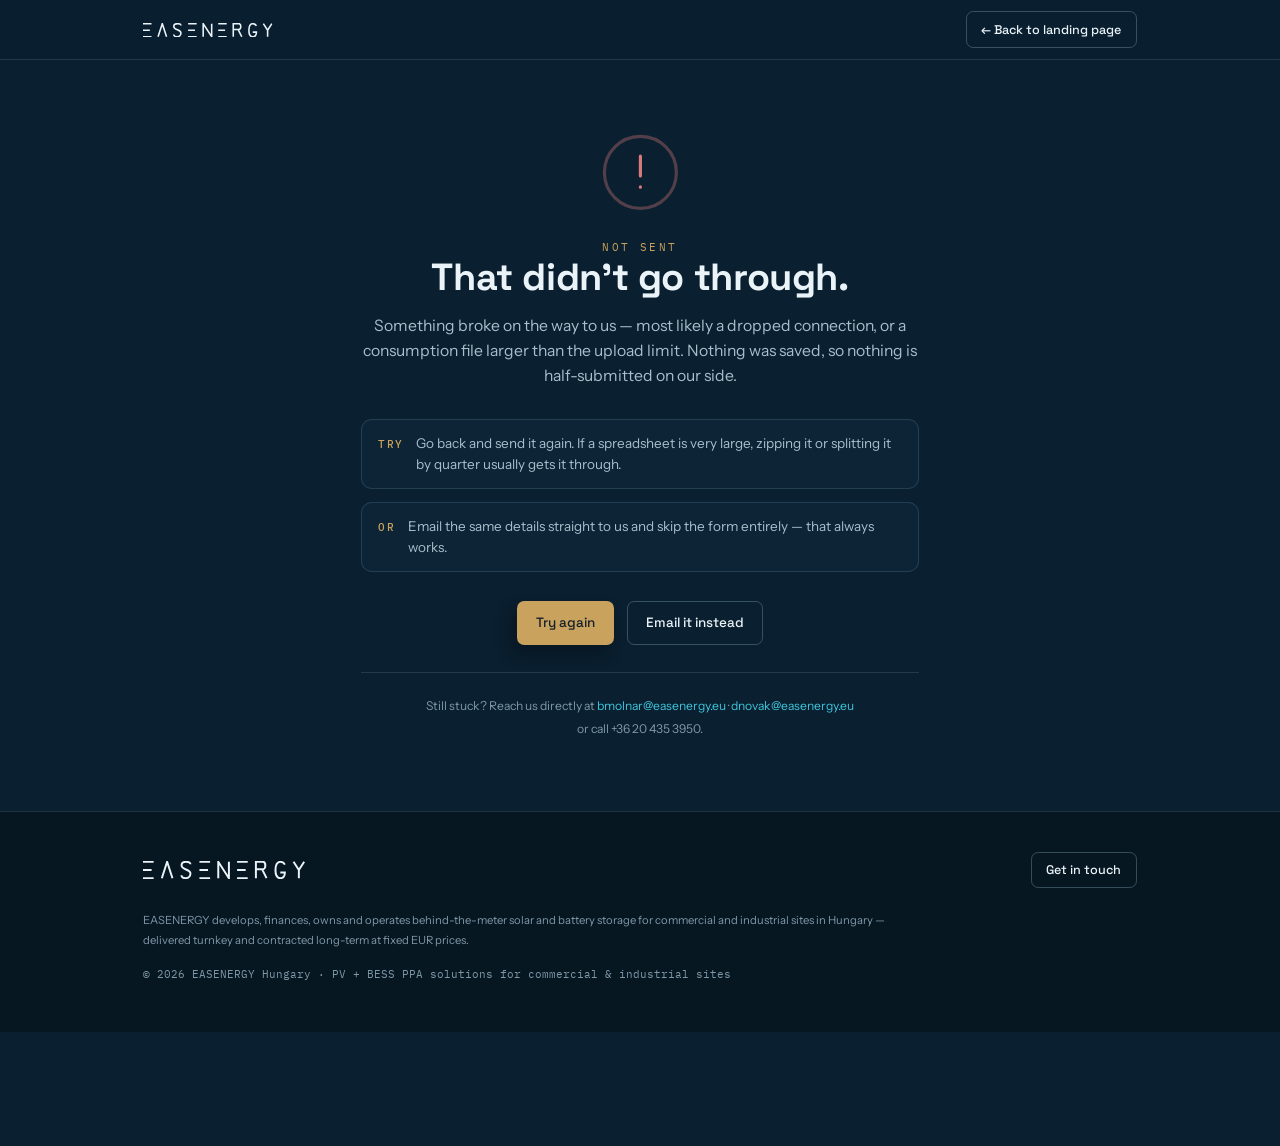
<file: failed.html>
<!DOCTYPE html>
<html lang="en">

<head>
  <meta charset="UTF-8">
  <meta name="viewport" content="width=device-width, initial-scale=1.0">
  <title>Request couldn't be sent — EASENERGY</title>
  <meta name="description" content="Your non-binding offer request didn't reach EASENERGY.">
  <meta name="theme-color" content="#0A1F2F">
  <meta name="robots" content="noindex">
  <link rel="icon"
    href="data:image/svg+xml,%3Csvg xmlns='http://www.w3.org/2000/svg' viewBox='0 0 64 64'%3E%3Crect width='64' height='64' rx='14' fill='%230A1F2F'/%3E%3Cg stroke='%233EC5DC' stroke-width='6' stroke-linecap='round'%3E%3Cpath d='M16 20H48M16 32H41M16 44H48'/%3E%3C/g%3E%3C/svg%3E">
  <link rel="preconnect" href="https://fonts.googleapis.com">
  <link rel="preconnect" href="https://fonts.gstatic.com" crossorigin>
  <link
    href="https://fonts.googleapis.com/css2?family=Space+Grotesk:wght@400;500;700&family=Instrument+Sans:ital,wght@0,400;0,500;0,600;1,400&family=IBM+Plex+Mono:wght@400;500&display=swap"
    rel="stylesheet">
  <link rel="stylesheet" href="styles.css">
</head>

<body id="top">
  <a class="skip" href="#main">Skip to content</a>

  <svg width="0" height="0" style="position:absolute" aria-hidden="true">
    <defs>
      <symbol id="wm" viewBox="0 0 198 22">
        <g fill="none" stroke="currentColor" stroke-width="2.4">
          <path d="M0 1H13M0 11H10.5M0 21H13" />
          <g transform="translate(23,0)">
            <path d="M0 21L6.5 1L13 21" />
          </g>
          <g transform="translate(46,0)">
            <path
              d="M12 4C12 1.6 9.6 1 6.6 1C3.1 1 1.1 2.6 1.1 5.2C1.1 8 4 9.4 6.5 10.4C9 11.4 12 12.6 12 15.4C12 18.5 9.6 21 6.1 21C3.1 21 1 19.7 1 17.4" />
          </g>
          <g transform="translate(69,0)">
            <path d="M0 1H13M0 11H10.5M0 21H13" />
          </g>
          <g transform="translate(92,0)">
            <path d="M0 21V1L13 21V1" />
          </g>
          <g transform="translate(115,0)">
            <path d="M0 1H13M0 11H10.5M0 21H13" />
          </g>
          <g transform="translate(138,0)">
            <path d="M0 21V1H8.5C12.5 1 12.5 10 8.5 10H0M7.5 10L13 21" />
          </g>
          <g transform="translate(161,0)">
            <path
              d="M12.4 4.4C11 1.8 8.8 1 6.8 1C2.9 1 0.9 4.8 0.9 11C0.9 17.2 2.9 21 6.8 21C10.6 21 12.4 18 12.4 14H6.8" />
          </g>
          <g transform="translate(184,0)">
            <path d="M0 1L6.5 11L13 1M6.5 11V21" />
          </g>
        </g>
      </symbol>
    </defs>
  </svg>

  <header>
    <div class="wrap nav">
      <a href="index.html" class="wordmark" aria-label="EASENERGY home"><svg viewBox="0 0 198 22" role="img"
          aria-label="EASENERGY">
          <use href="#wm" />
        </svg></a>
      <nav class="nav-links" aria-label="Main">
        <a href="index.html" class="btn btn-ghost btn-sm">← Back to landing page</a>
      </nav>
    </div>
  </header>

  <main id="main" class="status-page">
    <div class="wrap">
      <div class="status-card">
        <svg class="status-mark status-err" viewBox="0 0 92 92" role="img" aria-label="Failed">
          <circle class="ring" cx="46" cy="46" r="40" />
          <path class="glyph" d="M46 28V50M46 62V62.5" />
        </svg>

        <span class="eyebrow">Not sent</span>
        <h1>That didn't go through.</h1>
        <p class="lede">Something broke on the way to us — most likely a dropped connection, or a consumption file
          larger than the upload limit. Nothing was saved, so nothing is half-submitted on our side.</p>

        <div class="status-steps">
          <div class="status-step"><b>TRY</b>
            <div>Go back and send it again. If a spreadsheet is very large, zipping it or splitting it by quarter
              usually gets it through.</div>
          </div>
          <div class="status-step"><b>OR</b>
            <div>Email the same details straight to us and skip the form entirely — that always works.</div>
          </div>
        </div>

        <div class="status-actions">
          <a class="btn btn-gold btn-offer" href="offer.html">Try again</a>
          <a class="btn btn-ghost"
            href="mailto:dnovak@easenergy.eu,bmolnar@easenergy.eu?subject=Non-binding%20offer%20request%20%E2%80%94%20PV%20%2B%20BESS%20PPA&amp;body=Company:%20%0D%0ASite%20address:%20%0D%0AAvailable%20surface%20(roof%20/%20carport%20/%20ground):%20%0D%0A%0D%0A(Attaching%20our%20last%2012%20months%20of%20consumption%20data)">Email
            it instead</a>
        </div>

        <p class="status-help">Still stuck? Reach us directly at
          <a href="mailto:bmolnar@easenergy.eu">bmolnar@easenergy.eu</a> ·
          <a href="mailto:dnovak@easenergy.eu">dnovak@easenergy.eu</a><br>
          or call +36 20 435 3950.
        </p>
      </div>
    </div>
  </main>

  <footer>
    <div class="wrap">
      <div class="foot-top">
        <a href="index.html" class="wordmark" aria-label="EASENERGY"><svg viewBox="0 0 198 22" role="img"
            aria-label="EASENERGY">
            <use href="#wm" />
          </svg></a>
        <a class="btn btn-ghost btn-sm" href="index.html#contact">Get in touch</a>
      </div>
      <div class="legal">
        <p>EASENERGY develops, finances, owns and operates behind-the-meter solar and battery storage for commercial and
          industrial sites in Hungary — delivered turnkey and contracted long-term at fixed EUR prices.</p>
      </div>
      <div class="copy">© 2026 EASENERGY Hungary · PV + BESS PPA solutions for commercial &amp; industrial sites</div>
    </div>
  </footer>
</body>

</html>
</file>
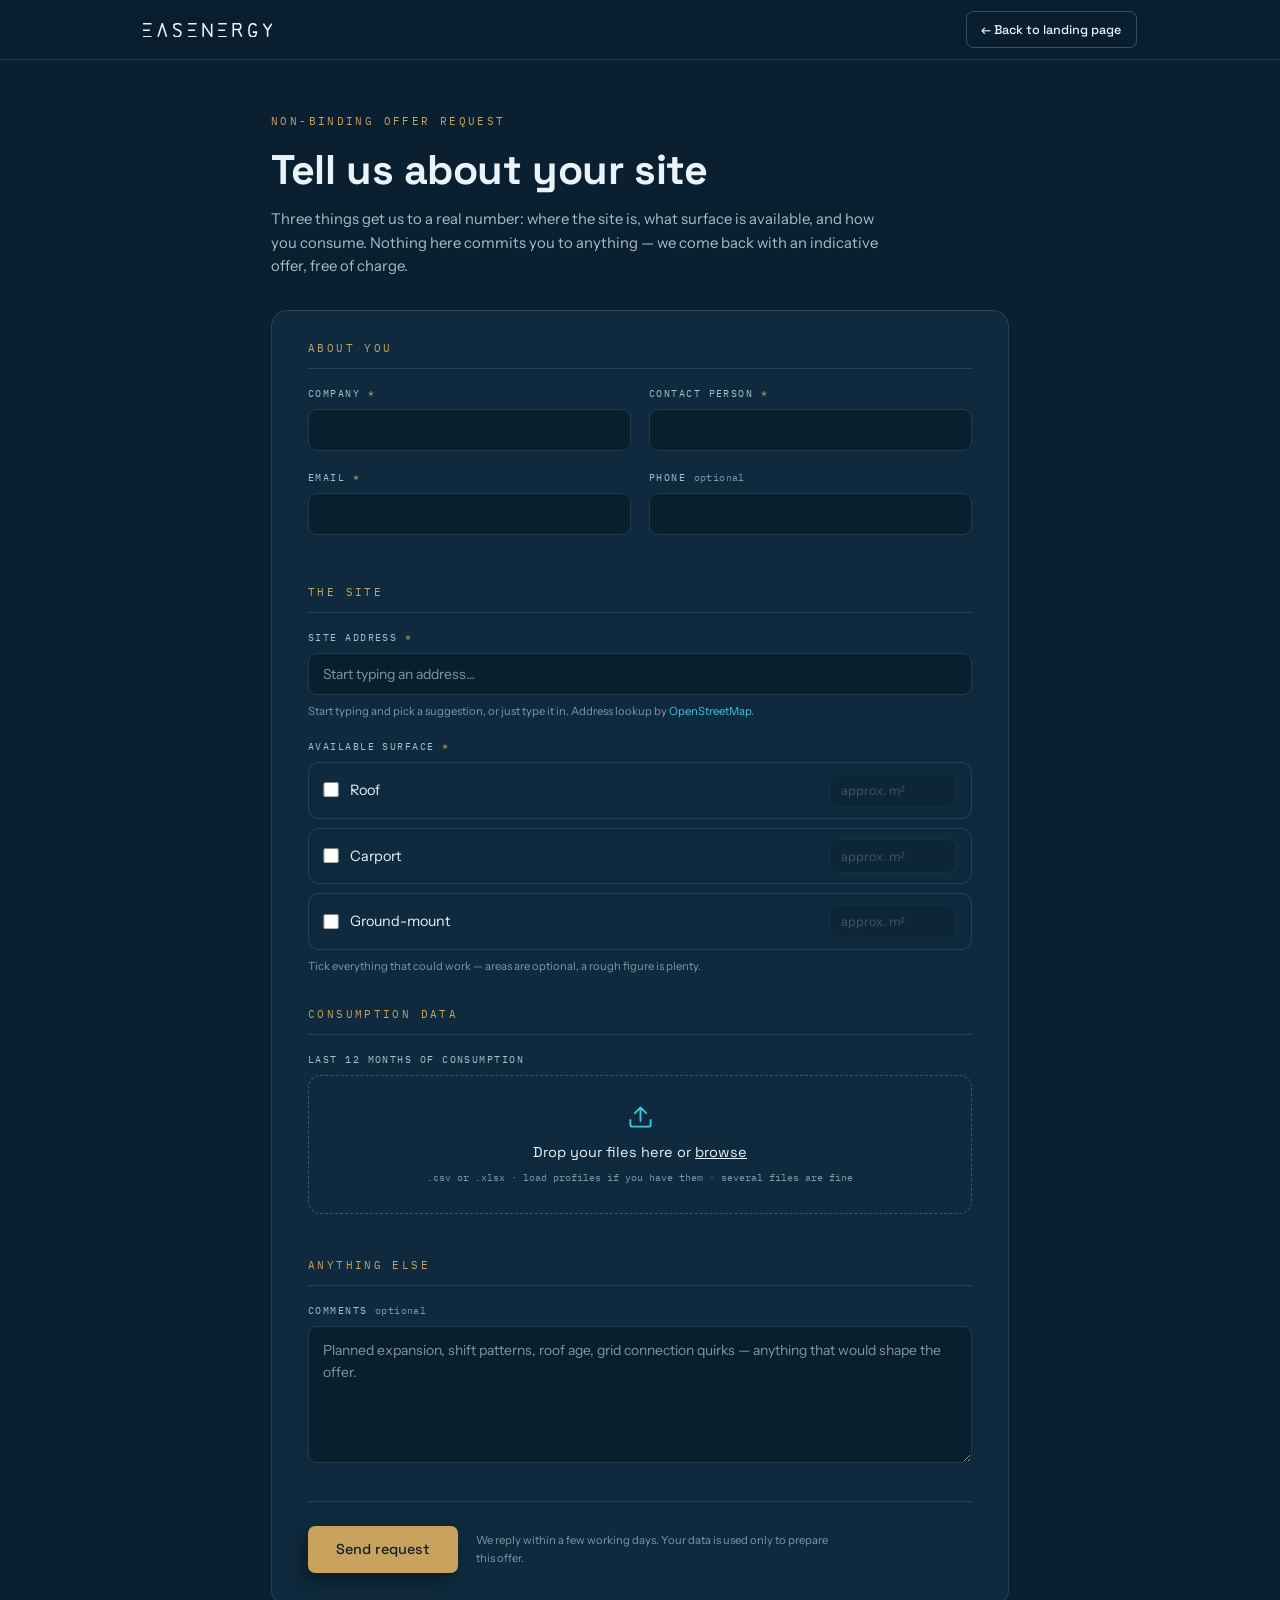
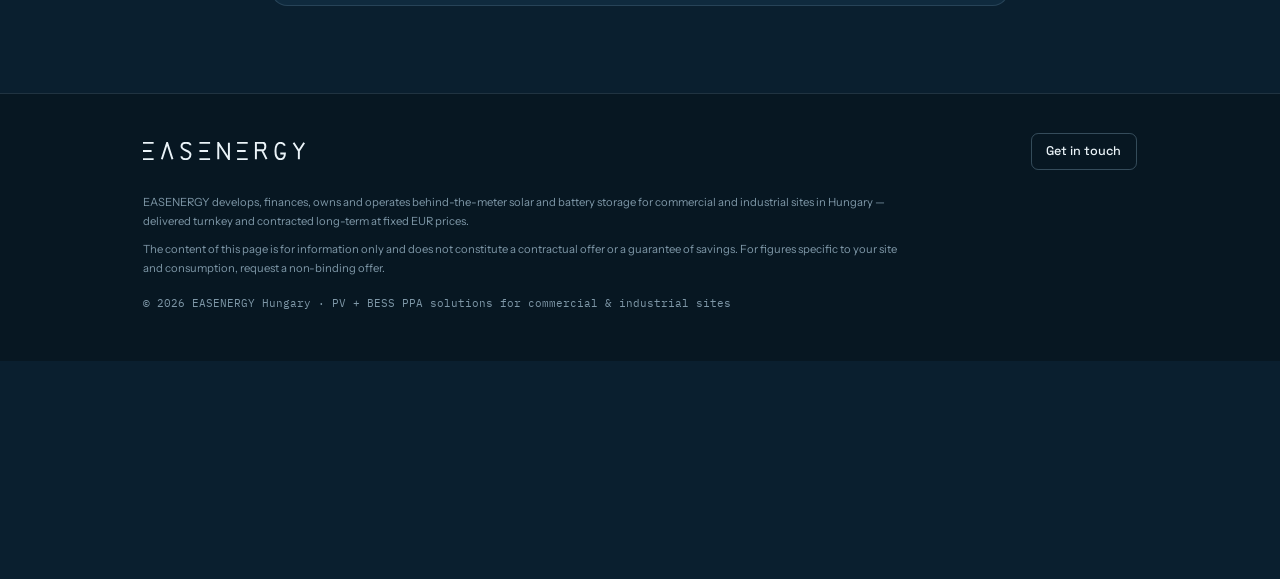
<file: offer.html>
<!DOCTYPE html>
<html lang="en">

<head>
  <meta charset="UTF-8">
  <meta name="viewport" content="width=device-width, initial-scale=1.0">
  <title>Request a non-binding offer — EASENERGY</title>
  <meta name="description"
    content="Tell us about your site and consumption and we'll come back with a non-binding offer for solar + storage behind your meter. No cost, no commitment.">
  <meta name="theme-color" content="#0A1F2F">
  <meta name="robots" content="noindex">
  <link rel="icon"
    href="data:image/svg+xml,%3Csvg xmlns='http://www.w3.org/2000/svg' viewBox='0 0 64 64'%3E%3Crect width='64' height='64' rx='14' fill='%230A1F2F'/%3E%3Cg stroke='%233EC5DC' stroke-width='6' stroke-linecap='round'%3E%3Cpath d='M16 20H48M16 32H41M16 44H48'/%3E%3C/g%3E%3C/svg%3E">
  <link rel="preconnect" href="https://fonts.googleapis.com">
  <link rel="preconnect" href="https://fonts.gstatic.com" crossorigin>
  <link
    href="https://fonts.googleapis.com/css2?family=Space+Grotesk:wght@400;500;700&family=Instrument+Sans:ital,wght@0,400;0,500;0,600;1,400&family=IBM+Plex+Mono:wght@400;500&display=swap"
    rel="stylesheet">
  <link rel="stylesheet" href="styles.css">
</head>

<body id="top">
  <a class="skip" href="#main">Skip to content</a>

  <svg width="0" height="0" style="position:absolute" aria-hidden="true">
    <defs>
      <symbol id="wm" viewBox="0 0 198 22">
        <g fill="none" stroke="currentColor" stroke-width="2.4">
          <path d="M0 1H13M0 11H10.5M0 21H13" />
          <g transform="translate(23,0)">
            <path d="M0 21L6.5 1L13 21" />
          </g>
          <g transform="translate(46,0)">
            <path
              d="M12 4C12 1.6 9.6 1 6.6 1C3.1 1 1.1 2.6 1.1 5.2C1.1 8 4 9.4 6.5 10.4C9 11.4 12 12.6 12 15.4C12 18.5 9.6 21 6.1 21C3.1 21 1 19.7 1 17.4" />
          </g>
          <g transform="translate(69,0)">
            <path d="M0 1H13M0 11H10.5M0 21H13" />
          </g>
          <g transform="translate(92,0)">
            <path d="M0 21V1L13 21V1" />
          </g>
          <g transform="translate(115,0)">
            <path d="M0 1H13M0 11H10.5M0 21H13" />
          </g>
          <g transform="translate(138,0)">
            <path d="M0 21V1H8.5C12.5 1 12.5 10 8.5 10H0M7.5 10L13 21" />
          </g>
          <g transform="translate(161,0)">
            <path
              d="M12.4 4.4C11 1.8 8.8 1 6.8 1C2.9 1 0.9 4.8 0.9 11C0.9 17.2 2.9 21 6.8 21C10.6 21 12.4 18 12.4 14H6.8" />
          </g>
          <g transform="translate(184,0)">
            <path d="M0 1L6.5 11L13 1M6.5 11V21" />
          </g>
        </g>
      </symbol>
    </defs>
  </svg>

  <header>
    <div class="wrap nav">
      <a href="index.html" class="wordmark" aria-label="EASENERGY home"><svg viewBox="0 0 198 22" role="img"
          aria-label="EASENERGY">
          <use href="#wm" />
        </svg></a>
      <nav class="nav-links" aria-label="Main">
        <a href="index.html" class="btn btn-ghost btn-sm">← Back to landing page</a>
      </nav>
    </div>
  </header>

  <main id="main" class="form-page">
    <div class="wrap">
      <div class="form-intro">
        <span class="eyebrow">Non-binding offer request</span>
        <h1>Tell us about your site</h1>
        <p class="lede">Three things get us to a real number: where the site is, what surface is available, and how you
          consume. Nothing here commits you to anything — we come back with an indicative offer, free of charge.</p>
      </div>

      <form id="offerForm" class="form-card">
        <fieldset class="fset">
          <legend>About you</legend>

          <div class="field-row">
            <div class="field">
              <label class="lbl" for="company">Company <span class="req" aria-hidden="true">*</span></label>
              <input class="inp" type="text" id="company" name="company" autocomplete="organization" required>
            </div>
            <div class="field">
              <label class="lbl" for="contact">Contact person <span class="req" aria-hidden="true">*</span></label>
              <input class="inp" type="text" id="contact" name="contact" autocomplete="name" required>
            </div>
          </div>

          <div class="field-row">
            <div class="field">
              <label class="lbl" for="email">Email <span class="req" aria-hidden="true">*</span></label>
              <input class="inp" type="email" id="email" name="email" autocomplete="email" required>
            </div>
            <div class="field">
              <label class="lbl" for="phone">Phone <span class="opt">optional</span></label>
              <input class="inp" type="tel" id="phone" name="phone" autocomplete="tel">
            </div>
          </div>
        </fieldset>

        <fieldset class="fset">
          <legend>The site</legend>

          <div class="field">
            <label class="lbl" for="address">Site address <span class="req" aria-hidden="true">*</span></label>
            <div class="ac-wrap">
              <input class="inp" type="text" id="address" name="address" autocomplete="street-address"
                placeholder="Start typing an address…" role="combobox" aria-autocomplete="list" aria-expanded="false"
                aria-controls="addressList" required>
              <ul class="ac-list" id="addressList" role="listbox" aria-label="Address suggestions" hidden></ul>
            </div>
            <p class="help">Start typing and pick a suggestion, or just type it in. Address lookup by <a
                href="https://www.openstreetmap.org/copyright" target="_blank" rel="noopener">OpenStreetMap</a>.</p>
          </div>

          <div class="field">
            <span class="lbl" id="surfaceLabel">Available surface <span class="req" aria-hidden="true">*</span></span>
            <div class="surface-list" role="group" aria-labelledby="surfaceLabel">
              <div class="surface-row">
                <label class="surface-main">
                  <input type="checkbox" name="surface" value="roof" data-area="roofArea">
                  <span>Roof</span>
                </label>
                <input class="inp surface-area" type="number" id="roofArea" name="roofArea" min="0" step="10"
                  placeholder="approx. m²" aria-label="Approximate roof area in square metres" disabled>
              </div>
              <div class="surface-row">
                <label class="surface-main">
                  <input type="checkbox" name="surface" value="carport" data-area="carportArea">
                  <span>Carport</span>
                </label>
                <input class="inp surface-area" type="number" id="carportArea" name="carportArea" min="0" step="10"
                  placeholder="approx. m²" aria-label="Approximate carport area in square metres" disabled>
              </div>
              <div class="surface-row">
                <label class="surface-main">
                  <input type="checkbox" name="surface" value="ground" data-area="groundArea">
                  <span>Ground-mount</span>
                </label>
                <input class="inp surface-area" type="number" id="groundArea" name="groundArea" min="0" step="10"
                  placeholder="approx. m²" aria-label="Approximate ground area in square metres" disabled>
              </div>
            </div>
            <p class="help">Tick everything that could work — areas are optional, a rough figure is plenty.</p>
          </div>
        </fieldset>

        <fieldset class="fset">
          <legend>Consumption data</legend>

          <div class="field">
            <span class="lbl" id="uploadLabel">Last 12 months of consumption</span>
            <label class="drop" id="drop" for="dataFiles">
              <svg class="drop-ic" viewBox="0 0 24 24" aria-hidden="true">
                <path d="M12 16V4M12 4L7 9M12 4L17 9" />
                <path d="M3 15V19A2 2 0 0 0 5 21H19A2 2 0 0 0 21 19V15" />
              </svg>
              <span class="drop-main">Drop your files here or <u>browse</u></span>
              <span class="drop-sub">.csv or .xlsx · load profiles if you have them · several files are fine</span>
              <input type="file" id="dataFiles" name="dataFiles" accept=".csv,.xlsx,.xls" multiple
                aria-labelledby="uploadLabel">
            </label>
            <ul class="file-list" id="fileList"></ul>
            <p class="help" id="fileHelp" hidden></p>
          </div>
        </fieldset>

        <fieldset class="fset">
          <legend>Anything else</legend>

          <div class="field">
            <label class="lbl" for="comments">Comments <span class="opt">optional</span></label>
            <textarea class="inp" id="comments" name="comments" rows="5"
              placeholder="Planned expansion, shift patterns, roof age, grid connection quirks — anything that would shape the offer."></textarea>
          </div>
        </fieldset>

        <div class="form-actions">
          <button type="submit" class="btn btn-gold btn-offer">Send request</button>
          <p class="form-note">We reply within a few working days. Your data is used only to prepare this offer.</p>
        </div>
      </form>
    </div>
  </main>

  <footer>
    <div class="wrap">
      <div class="foot-top">
        <a href="index.html" class="wordmark" aria-label="EASENERGY"><svg viewBox="0 0 198 22" role="img"
            aria-label="EASENERGY">
            <use href="#wm" />
          </svg></a>
        <a class="btn btn-ghost btn-sm" href="index.html#contact">Get in touch</a>
      </div>
      <div class="legal">
        <p>EASENERGY develops, finances, owns and operates behind-the-meter solar and battery storage for commercial and
          industrial sites in Hungary — delivered turnkey and contracted long-term at fixed EUR prices.</p>
        <p>The content of this page is for information only and does not constitute a contractual offer or a guarantee
          of savings. For figures specific to your site and consumption, request a non-binding offer.</p>
      </div>
      <div class="copy">© 2026 EASENERGY Hungary · PV + BESS PPA solutions for commercial &amp; industrial sites</div>
    </div>
  </footer>

  <script src="offer.js"></script>
</body>

</html>
</file>
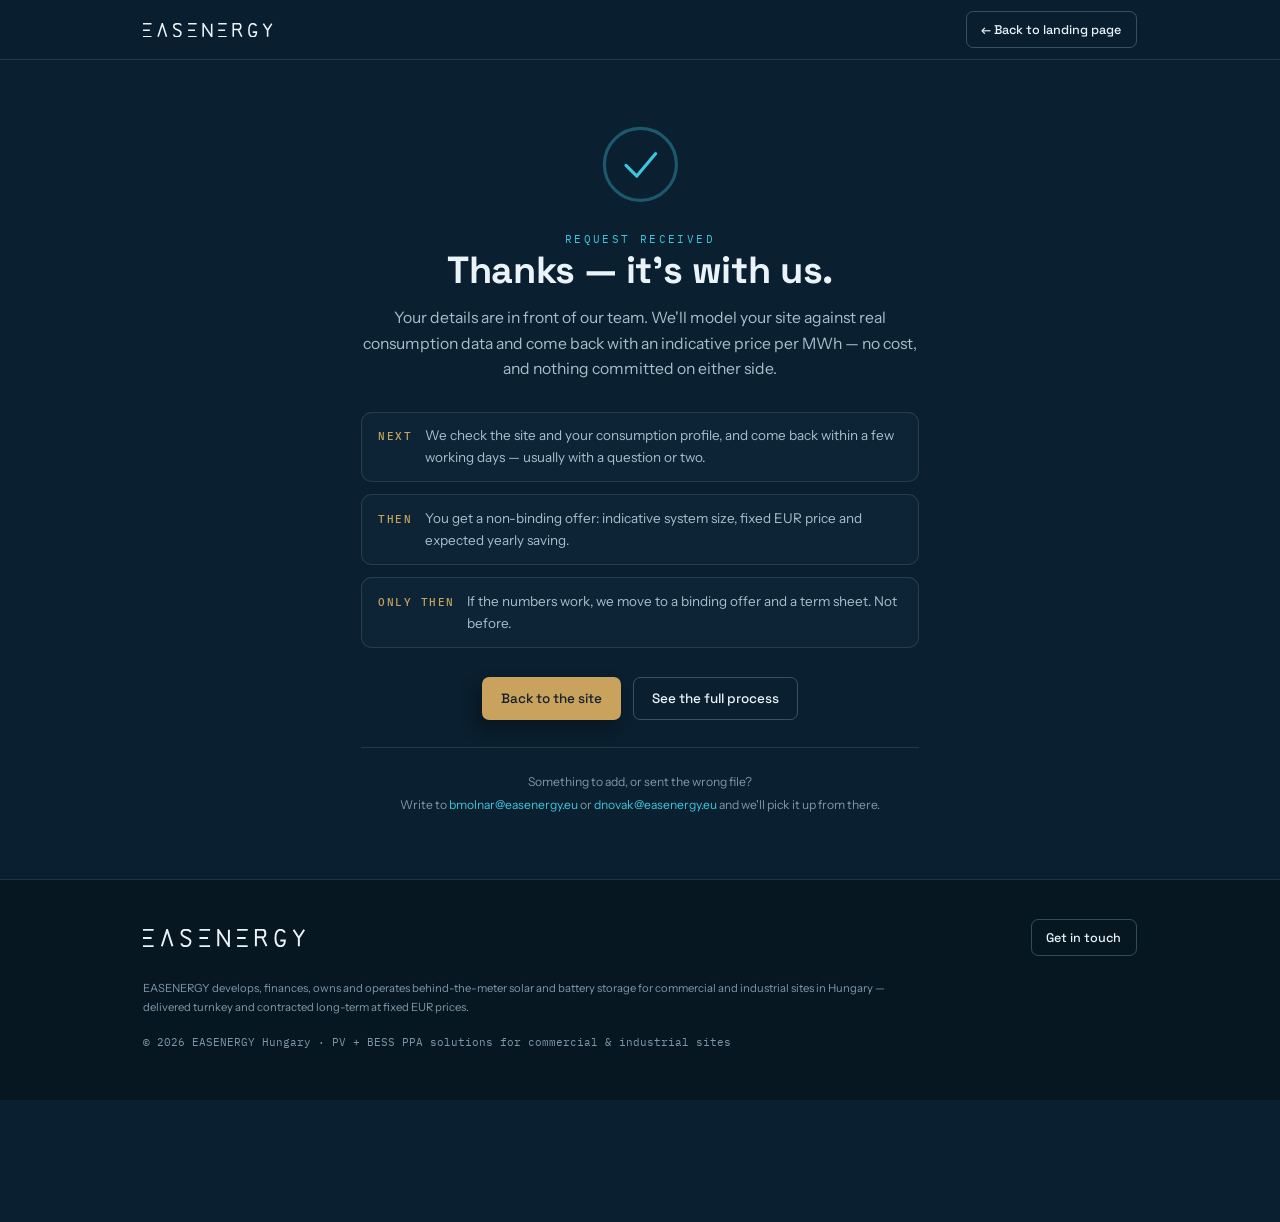
<file: sent.html>
<!DOCTYPE html>
<html lang="en">

<head>
  <meta charset="UTF-8">
  <meta name="viewport" content="width=device-width, initial-scale=1.0">
  <title>Request sent — EASENERGY</title>
  <meta name="description" content="Your non-binding offer request has reached EASENERGY.">
  <meta name="theme-color" content="#0A1F2F">
  <meta name="robots" content="noindex">
  <link rel="icon"
    href="data:image/svg+xml,%3Csvg xmlns='http://www.w3.org/2000/svg' viewBox='0 0 64 64'%3E%3Crect width='64' height='64' rx='14' fill='%230A1F2F'/%3E%3Cg stroke='%233EC5DC' stroke-width='6' stroke-linecap='round'%3E%3Cpath d='M16 20H48M16 32H41M16 44H48'/%3E%3C/g%3E%3C/svg%3E">
  <link rel="preconnect" href="https://fonts.googleapis.com">
  <link rel="preconnect" href="https://fonts.gstatic.com" crossorigin>
  <link
    href="https://fonts.googleapis.com/css2?family=Space+Grotesk:wght@400;500;700&family=Instrument+Sans:ital,wght@0,400;0,500;0,600;1,400&family=IBM+Plex+Mono:wght@400;500&display=swap"
    rel="stylesheet">
  <link rel="stylesheet" href="styles.css">
</head>

<body id="top">
  <a class="skip" href="#main">Skip to content</a>

  <svg width="0" height="0" style="position:absolute" aria-hidden="true">
    <defs>
      <symbol id="wm" viewBox="0 0 198 22">
        <g fill="none" stroke="currentColor" stroke-width="2.4">
          <path d="M0 1H13M0 11H10.5M0 21H13" />
          <g transform="translate(23,0)">
            <path d="M0 21L6.5 1L13 21" />
          </g>
          <g transform="translate(46,0)">
            <path
              d="M12 4C12 1.6 9.6 1 6.6 1C3.1 1 1.1 2.6 1.1 5.2C1.1 8 4 9.4 6.5 10.4C9 11.4 12 12.6 12 15.4C12 18.5 9.6 21 6.1 21C3.1 21 1 19.7 1 17.4" />
          </g>
          <g transform="translate(69,0)">
            <path d="M0 1H13M0 11H10.5M0 21H13" />
          </g>
          <g transform="translate(92,0)">
            <path d="M0 21V1L13 21V1" />
          </g>
          <g transform="translate(115,0)">
            <path d="M0 1H13M0 11H10.5M0 21H13" />
          </g>
          <g transform="translate(138,0)">
            <path d="M0 21V1H8.5C12.5 1 12.5 10 8.5 10H0M7.5 10L13 21" />
          </g>
          <g transform="translate(161,0)">
            <path
              d="M12.4 4.4C11 1.8 8.8 1 6.8 1C2.9 1 0.9 4.8 0.9 11C0.9 17.2 2.9 21 6.8 21C10.6 21 12.4 18 12.4 14H6.8" />
          </g>
          <g transform="translate(184,0)">
            <path d="M0 1L6.5 11L13 1M6.5 11V21" />
          </g>
        </g>
      </symbol>
    </defs>
  </svg>

  <header>
    <div class="wrap nav">
      <a href="index.html" class="wordmark" aria-label="EASENERGY home"><svg viewBox="0 0 198 22" role="img"
          aria-label="EASENERGY">
          <use href="#wm" />
        </svg></a>
      <nav class="nav-links" aria-label="Main">
        <a href="index.html" class="btn btn-ghost btn-sm">← Back to landing page</a>
      </nav>
    </div>
  </header>

  <main id="main" class="status-page">
    <div class="wrap">
      <div class="status-card">
        <svg class="status-mark status-ok" viewBox="0 0 92 92" role="img" aria-label="Sent">
          <circle class="ring" cx="46" cy="46" r="40" />
          <path class="glyph" d="M30 47L42 59L63 34" />
        </svg>

        <span class="eyebrow cy">Request received</span>
        <h1>Thanks — it's with us.</h1>
        <p class="lede">Your details are in front of our team. We'll model your site against real consumption data and
          come back with an indicative price per MWh — no cost, and nothing committed on either side.</p>

        <div class="status-steps">
          <div class="status-step"><b>NEXT</b>
            <div>We check the site and your consumption profile, and come back within a few working days — usually with
              a question or two.</div>
          </div>
          <div class="status-step"><b>THEN</b>
            <div>You get a non-binding offer: indicative system size, fixed EUR price and expected yearly saving.</div>
          </div>
          <div class="status-step"><b>ONLY THEN</b>
            <div>If the numbers work, we move to a binding offer and a term sheet. Not before.</div>
          </div>
        </div>

        <div class="status-actions">
          <a class="btn btn-gold btn-offer" href="index.html">Back to the site</a>
          <a class="btn btn-ghost" href="index.html#process">See the full process</a>
        </div>

        <p class="status-help">Something to add, or sent the wrong file?<br>
          Write to <a href="mailto:bmolnar@easenergy.eu">bmolnar@easenergy.eu</a> or
          <a href="mailto:dnovak@easenergy.eu">dnovak@easenergy.eu</a> and we'll pick it up from there.
        </p>
      </div>
    </div>
  </main>

  <footer>
    <div class="wrap">
      <div class="foot-top">
        <a href="index.html" class="wordmark" aria-label="EASENERGY"><svg viewBox="0 0 198 22" role="img"
            aria-label="EASENERGY">
            <use href="#wm" />
          </svg></a>
        <a class="btn btn-ghost btn-sm" href="index.html#contact">Get in touch</a>
      </div>
      <div class="legal">
        <p>EASENERGY develops, finances, owns and operates behind-the-meter solar and battery storage for commercial and
          industrial sites in Hungary — delivered turnkey and contracted long-term at fixed EUR prices.</p>
      </div>
      <div class="copy">© 2026 EASENERGY Hungary · PV + BESS PPA solutions for commercial &amp; industrial sites</div>
    </div>
  </footer>
</body>

</html>
</file>
<file: styles.css>
:root {
  --navy-950: #071722;
  --navy-900: #0A1F2F;
  --navy-800: #0D2536;
  --navy-700: #123049;
  --card: #0F2A3E;
  --ink: #EAF3F8;
  --muted: #A9BECC;
  --faint: #7E97A7;
  --cyan: #3EC5DC;
  --cyan-soft: rgba(62, 197, 220, .14);
  --gold: #C9A25E;
  --gold-soft: rgba(201, 162, 94, .14);
  --line: rgba(160, 200, 220, .16);
  --line-strong: rgba(160, 200, 220, .30);
  --danger: #D97B7B;
  --disp: "Space Grotesk", sans-serif;
  --body: "Instrument Sans", sans-serif;
  --mono: "IBM Plex Mono", monospace;
  --maxw: 1160px;
  --page-zoom: .9;
}

* {
  margin: 0;
  padding: 0;
  box-sizing: border-box
}

html {
  scroll-behavior: smooth
}

body {
  background: var(--navy-900);
  color: var(--ink);
  font-family: var(--body);
  font-size: 16.5px;
  line-height: 1.6;
  zoom: var(--page-zoom);
  -webkit-font-smoothing: antialiased;
}

::selection {
  background: rgba(62, 197, 220, .35)
}

a {
  color: var(--cyan);
  text-decoration: none
}

a:focus-visible,
button:focus-visible {
  outline: 2px solid var(--cyan);
  outline-offset: 3px;
  border-radius: 4px
}

section {
  scroll-margin-top: 86px
}

.wrap {
  max-width: var(--maxw);
  margin: 0 auto;
  padding: 0 28px
}

.eyebrow {
  font-family: var(--mono);
  font-size: 12px;
  letter-spacing: .22em;
  text-transform: uppercase;
  color: var(--gold);
}

.eyebrow.cy {
  color: var(--cyan)
}

h1,
h2,
h3 {
  font-family: var(--disp);
  font-weight: 700;
  line-height: 1.12;
  letter-spacing: -.01em
}

h2 {
  font-size: clamp(26px, 3.4vw, 38px);
  margin: 14px 0 12px
}

.lede {
  color: var(--muted);
  max-width: 62ch
}

.sec {
  padding: 96px 0
}

/* vertical only — side padding here stacks on top of .wrap's and squeezes the
   section to a narrow centred column on phones */
.sec-tight {
  padding: 72px 0;
}

.divider {
  border: 0;
  border-top: 1px solid var(--line);
  max-width: var(--maxw);
  margin: 0 auto
}

main>section:nth-of-type(odd) {
  background: #14202b;
  position: relative;
  overflow: hidden;
  isolation: isolate;
}

main>section:nth-of-type(odd)::after {
  content: "";
  position: absolute;
  inset: 0;
  background-size: cover;
  background-position: center;
  background-attachment: fixed;
  opacity: .1;
  mix-blend-mode: luminosity;
  filter: blur(3px);
  pointer-events: none;
  z-index: 0;
}

main>section:nth-of-type(1)::after {
  background-image: url('assets/images/background-1.jpg')
}

main>section:nth-of-type(3)::after {
  background-image: url('assets/images/background-3.jpg')
}

main>section:nth-of-type(5)::after {
  background-image: url('assets/images/background-5.jpg')
}

main>section:nth-of-type(7)::after {
  background-image: url('assets/images/background-7.jpg')
}

main>section:nth-of-type(odd)>.wrap {
  position: relative;
  z-index: 1
}

main>section:nth-of-type(even) {
  background: #1b2b3a
}

/* ---------- wordmark ---------- */
.wordmark {
  display: inline-flex;
  align-items: center;
  color: var(--ink)
}

.wordmark svg {
  display: block;
  height: 16px;
  width: auto
}

.wordmark:hover {
  color: var(--cyan)
}

footer .wordmark svg {
  height: 20px
}

/* ---------- nav ---------- */
header {
  position: sticky;
  top: 0;
  z-index: 50;
  background: rgba(10, 31, 47, .82);
  backdrop-filter: blur(12px);
  border-bottom: 1px solid var(--line);
}

.nav {
  display: flex;
  align-items: center;
  justify-content: space-between;
  height: 66px
}

.nav-links {
  display: flex;
  gap: 26px;
  align-items: center
}

/* :not(.btn) so these don't outrank .btn-gold — a class+element selector is
   more specific than .btn-gold alone, which was greying out the CTA's label */
.nav-links a:not(.btn) {
  color: var(--muted);
  font-size: 14.5px;
  font-weight: 500
}

.nav-links a:not(.btn):hover {
  color: var(--ink)
}

.btn {
  display: inline-block;
  font-family: var(--disp);
  font-weight: 500;
  font-size: 15px;
  padding: 11px 20px;
  border-radius: 8px;
  border: 1px solid transparent;
  transition: transform .15s ease, background .15s ease, border-color .15s ease;
  cursor: pointer;
}

.btn-gold {
  background: var(--gold);
  color: #14202b
}

.btn-gold:hover {
  background: #d8b171;
  transform: translateY(-1px)
}

.btn-ghost {
  border-color: var(--line-strong);
  color: var(--ink)
}

.btn-ghost:hover {
  border-color: var(--cyan);
  color: var(--cyan)
}

.btn-sm {
  padding: 8px 16px;
  font-size: 14px
}

.btn-offer {
  position: relative;
  overflow: hidden;
  box-shadow: -6px 10px 18px rgba(4, 10, 15, .4);
}

.btn-offer::after {
  content: "";
  position: absolute;
  top: -30%;
  left: -22%;
  width: 16%;
  height: 160%;
  filter: blur(2px);
  background: rgba(255, 255, 255, .15);
  transform: skewX(-18deg);
  transition: left .4s ease;
  pointer-events: none;
}

.btn-offer:hover::after {
  left: 40%
}

@media(max-width:860px) {
  .nav-links a:not(.btn) {
    display: none
  }
}

/* ---------- hero ---------- */
.hero {
  padding: 130px 0 110px;
  position: relative;
  overflow: hidden
}

.hero .eyebrow {
  font-size: 14px
}

.hero::before {
  content: "";
  position: absolute;
  inset: 0;
  pointer-events: none;
  background:
    radial-gradient(700px 420px at 85% 0%, rgba(62, 197, 220, .10), transparent 60%),
    radial-gradient(600px 400px at 0% 100%, rgba(201, 162, 94, .08), transparent 60%);
}

.hero-grid {
  position: relative
}

.hero h1 {
  font-size: clamp(42px, 5.8vw, 70px);
  margin: 22px 0 24px
}

.hero h1 .g {
  color: var(--gold)
}

.hero h1 .c {
  color: var(--cyan)
}

.hero .lede {
  font-size: 21px;
  margin-bottom: 38px
}

.hero-ctas {
  display: flex;
  gap: 18px;
  flex-wrap: wrap;
  margin-bottom: 34px
}

.hero-ctas .btn {
  padding: 17px 32px;
  font-size: 18px
}

/* the long CTA label needs ~320px at the desktop size, which a narrow phone
   can't give inside .wrap — so the buttons go full width and drop a size,
   keeping each label on one line */
@media(max-width:560px) {
  .hero-ctas {
    flex-direction: column;
    align-items: stretch;
    gap: 14px
  }

  .hero-ctas .btn {
    padding: 15px 22px;
    font-size: 16px;
    text-align: center
  }
}

.hero-chips {
  display: flex;
  gap: 12px;
  flex-wrap: wrap
}

.hero-chips .chip {
  font-size: 13px;
  padding: 8px 16px
}

.chip {
  font-family: var(--mono);
  font-size: 12px;
  color: var(--muted);
  border: 1px solid var(--line);
  border-radius: 999px;
  padding: 6px 13px;
  transition: transform .2s ease, border-color .2s ease, color .2s ease, background .2s ease;
}

.chip:hover {
  transform: translateY(-1px);
  border-color: var(--line-strong);
  color: var(--ink);
  background: rgba(234, 243, 248, .06);
}

/* ---------- diagram ---------- */
.zone {
  fill: none;
  stroke-dasharray: 5 6;
  rx: 14
}

.z-client {
  stroke: rgba(234, 243, 248, .4)
}

.z-btm {
  stroke: rgba(201, 162, 94, .55)
}

.flow-base {
  fill: none;
  stroke: rgba(160, 200, 220, .22);
  stroke-width: 2
}

.flow {
  fill: none;
  stroke-width: 2.4;
  stroke-dasharray: 5 11;
  stroke-linecap: round;
  opacity: 0;
  transition: opacity .6s ease
}

.f-gold {
  stroke: var(--gold)
}

.f-cyan {
  stroke: var(--cyan)
}

.f-grid {
  stroke: #8FB4C6
}

@keyframes flowdash {
  to {
    stroke-dashoffset: -160
  }
}

.mode-day .fd,
.mode-night .fn {
  opacity: 1;
  animation: flowdash 3.2s linear infinite
}

.mode-night .n-pv,
.mode-night .l-pv {
  opacity: .34;
  transition: opacity .6s
}

.mode-day .n-pv,
.mode-day .l-pv {
  opacity: 1;
  transition: opacity .6s
}

.sunmoon {
  transition: opacity .6s
}

.mode-day .icon-moon {
  opacity: 0
}

.mode-day .icon-sun {
  opacity: 1
}

.mode-night .icon-sun {
  opacity: 0
}

.mode-night .icon-moon {
  opacity: 1
}

/* ---------- benefits ---------- */
.benefits {
  display: grid;
  grid-template-columns: repeat(3, 1fr);
  gap: 22px;
  margin-top: 36px
}

.benefit {
  border-left: 2px solid var(--line-strong);
  padding-left: 18px
}

.benefit:nth-child(2) {
  border-color: var(--gold)
}

.benefit:nth-child(1),
.benefit:nth-child(3) {
  border-color: var(--cyan)
}

.benefit h3 {
  font-size: 17px;
  margin-bottom: 6px
}

.benefit p {
  color: var(--muted);
  font-size: 15px
}

@media(max-width:820px) {
  .benefits {
    grid-template-columns: 1fr
  }
}

/* ---------- cards / how it works ---------- */
/* ---------- how it works: scroll-pinned steps ----------
   .steps-scroll is deliberately much taller than the viewport; .steps-stage
   sticks inside it, so the cards sit still on screen while that extra height
   scrolls past. JS turns that scrolled distance into the active step. */
.steps-scroll {
  --stage-top: 66px;
  /* = sticky header height */
  --stage-h: calc(100vh - var(--stage-top));
  /* the card grows into whatever the stage has left after the header and rail,
     capped so it always clears the pinned frame; the rail borrows this same
     width so the two line up */
  --deck-h: max(240px, min(calc(var(--stage-h) - 280px), 560px));
  --deck-w: calc(var(--deck-h) * 1.5);
  height: calc(var(--stage-h) * 3)
}

.steps-stage {
  position: sticky;
  top: var(--stage-top);
  height: var(--stage-h);
  display: flex;
  align-items: center
}

.steps-inner {
  width: 100%
}

.steps-head {
  text-align: center;
  margin-bottom: 20px
}

.steps-head .lede {
  margin-left: auto;
  margin-right: auto
}

/* no padding-top here: the dots carry it instead, which keeps their circles
   and the rail line on the same 7px centre line */
.steps-rail {
  position: relative;
  display: grid;
  grid-template-columns: repeat(3, 1fr);
  gap: 18px;
  width: var(--deck-w);
  max-width: 100%;
  margin: 0 auto 26px
}

.steps-rail-line {
  position: absolute;
  top: 6px;
  left: 16.67%;
  right: 16.67%;
  height: 2px;
  border-radius: 2px;
  background: var(--line-strong)
}

.steps-rail-fill {
  display: block;
  width: 0;
  height: 100%;
  border-radius: 2px;
  background: var(--cyan);
  box-shadow: 0 0 10px var(--cyan);
  transition: width .3s ease
}

.step-dot {
  position: relative;
  padding: 22px 0 0;
  background: none;
  border: 0;
  font: inherit;
  color: var(--faint);
  text-align: center;
  cursor: pointer;
  transition: color .25s ease
}

.step-dot::before {
  content: "";
  position: absolute;
  top: 0;
  left: 50%;
  width: 14px;
  height: 14px;
  border-radius: 50%;
  transform: translateX(-50%);
  background: var(--navy-900);
  border: 2px solid var(--line-strong);
  transition: background .25s ease, border-color .25s ease, box-shadow .25s ease
}

.step-dot.is-active::before {
  background: var(--cyan);
  border-color: var(--cyan);
  box-shadow: 0 0 12px var(--cyan)
}

.step-dot .k {
  display: block;
  font-family: var(--mono);
  font-size: 11px;
  letter-spacing: .16em
}

.step-dot .t {
  display: block;
  margin-top: 2px;
  font-family: var(--disp);
  font-size: 15px;
  font-weight: 500
}

.step-dot:hover {
  color: var(--muted)
}

.step-dot.is-active {
  color: var(--ink)
}

.steps-deck {
  position: relative;
  height: var(--deck-h);
  width: var(--deck-w);
  max-width: 100%;
  margin: 0 auto
}

.steps-deck .card {
  padding: 40px 44px;
  display: flex;
  flex-direction: column
}

/* the auto margins split the leftover height in two, pinning STEP # to the top
   and the footnote to the bottom while the middle block floats between them */
.steps-deck .card h3 {
  margin-top: auto;
  font-size: 26px
}

.steps-deck .card .meta {
  margin-top: auto;
  border-top: 0;
  padding-top: 0;
  max-width: 62%;
  font-size: 13px
}

.steps-deck .step-k {
  font-size: 13px
}

.steps-deck .card .hl {
  font-size: 15px
}

.steps-deck .card ul {
  font-size: 17px
}

/* every panel stacks in the same spot; only the active one is shown, so the
   deck itself never moves as the steps change. Scoped to .steps-deck so these
   win over .card's own position/transform, which are declared further down. */
/* leaving: fade out on the spot. The transform has a 0s duration held back by
   a delay, so the jump to its parked side happens only once it's invisible —
   the outgoing card never appears to move. */
.steps-deck .step-panel {
  position: absolute;
  inset: 0;
  opacity: 0;
  visibility: hidden;
  pointer-events: none;
  transition: opacity .3s ease, transform 0s .3s, visibility 0s .3s
}

/* each inactive panel waits on the side it belongs to — earlier steps off to
   the left, later steps off to the right. Both directions then animate the
   right way round on their own: stepping forward pulls the old panel further
   left while the new one arrives from the right, and stepping back reverses
   it, with no need to track which way we came. */
.steps-deck .step-panel.is-prev {
  transform: translateX(-60px)
}

.steps-deck .step-panel.is-next {
  transform: translateX(60px)
}

/* arriving: the only animated move — slides in from its parked side while
   fading up */
.steps-deck .step-panel.is-active {
  opacity: 1;
  visibility: visible;
  transform: none;
  pointer-events: auto;
  transition: opacity .55s ease, transform .55s ease, visibility 0s
}

.steps-deck .step-panel.is-active:hover {
  transform: none
}

.card {
  background: var(--card);
  border: 1px solid var(--line);
  border-radius: 16px;
  padding: 26px;
  position: relative;
  transition: transform .18s ease, border-color .18s ease;
}

.card:hover {
  transform: translateY(-3px);
  border-color: var(--line-strong)
}

.card::before {
  content: "";
  position: absolute;
  top: -1px;
  left: 24px;
  width: 44px;
  height: 3px;
  border-radius: 0 0 3px 3px;
  background: var(--cyan)
}

.card.au::before {
  background: var(--gold)
}

.steps-deck .step-panel:nth-child(2)::before {
  left: 50%;
  transform: translateX(-50%)
}

.steps-deck .step-panel:nth-child(3)::before {
  left: auto;
  right: 24px
}

.step-k {
  font-family: var(--mono);
  font-size: 12px;
  color: var(--faint);
  letter-spacing: .18em
}

.card h3 {
  font-size: 19px;
  margin: 10px 0 4px
}

.card .hl {
  font-family: var(--mono);
  font-size: 13px;
  margin-bottom: 12px;
  display: block
}

.card.au .hl {
  color: var(--gold)
}

.card:not(.au) .hl {
  color: var(--cyan)
}

.card ul {
  list-style: none;
  color: var(--muted);
  font-size: 15px
}

.card ul li {
  padding: 3px 0
}

.card-photo {
  overflow: hidden;
  isolation: isolate
}

.install-media {
  position: absolute;
  inset: 0;
  z-index: -1
}

.install-media img {
  position: absolute;
  inset: 0;
  width: 100%;
  height: 100%;
  object-fit: cover;
  filter: blur(1px) grayscale(0.8);
  opacity: 0;
  transition: opacity .8s ease
}

.install-media img.is-active {
  opacity: .25
}

.install-media::after {
  content: "";
  position: absolute;
  inset: 0;
  background: linear-gradient(165deg, rgba(10, 26, 38, .35), rgba(10, 26, 38, .6) 65%, rgba(10, 26, 38, .8));
}

/* step cards: full-colour photo, faded left-to-right so the text stays readable
   instead of the blurred/greyscale/low-opacity treatment used elsewhere */
.install-fade img {
  filter: blur(0px)
}

.install-fade img.is-active {
  opacity: 1
}

.install-fade::after {
  background: linear-gradient(to right,
      rgba(10, 26, 38, .98) 0%,
      rgba(10, 26, 38, .92) 30%,
      rgba(10, 26, 38, .55) 55%,
      rgba(10, 26, 38, .1) 78%,
      rgba(10, 26, 38, 0) 100%);
}

.install-tab {
  background: none;
  border: 0;
  padding: 0;
  margin: 0;
  font: inherit;
  color: inherit;
  cursor: pointer;
  text-align: left;
  transition: color .25s ease
}

.install-tab:hover {
  color: var(--ink)
}

.install-tab.is-active {
  color: var(--gold);
  font-weight: 700
}

.install-tab:focus-visible {
  outline: 2px solid var(--cyan);
  outline-offset: 2px;
  border-radius: 3px
}

.card .meta {
  font-family: var(--mono);
  font-size: 11.5px;
  color: var(--faint);
  border-top: 1px solid var(--line);
  margin-top: 16px;
  padding-top: 12px
}

.arrowcol {
  display: flex;
  align-items: center;
  justify-content: center;
  color: var(--cyan);
  font-size: 22px
}

.year1 {
  position: relative;
  overflow: hidden;
  margin-top: 26px;
  border: 1px solid rgba(201, 162, 94, .5);
  border-radius: 12px;
  padding: 16px 22px;
  text-align: center;
  font-family: var(--disp);
  font-weight: 500;
  font-size: 17px;
  color: var(--gold);
  background: var(--gold-soft);
}

.year1::after {
  content: "";
  position: absolute;
  top: -30%;
  left: -32%;
  width: 26%;
  height: 160%;
  filter: blur(8px);
  background: rgba(255, 255, 255, .03);
  transform: skewX(-18deg);
  transition: left .4s ease;
  pointer-events: none;
}

.year1:hover::after {
  left: 28%
}

/* narrow screens (and reduced motion) drop the pinning entirely: the stage
   collapses to its natural height and the panels just stack down the page.
   The JS sees a zero-length pinned span here and leaves the steps alone. */
@media(max-width:900px),
(prefers-reduced-motion:reduce) {
  .steps-scroll {
    height: auto
  }

  .steps-stage {
    position: static;
    height: auto;
    display: block
  }

  .steps-rail {
    display: none
  }

  .steps-deck {
    display: grid;
    gap: 22px;
    height: auto;
    width: auto;
    max-width: none;
    aspect-ratio: auto
  }

  .steps-deck .card {
    padding: 26px;
    display: block
  }

  .steps-deck .card h3 {
    margin-top: 10px;
    font-size: 19px
  }

  .steps-deck .card .meta {
    margin-top: 16px;
    border-top: 1px solid var(--line);
    padding-top: 12px;
    max-width: none;
    font-size: 11.5px
  }

  .steps-deck .card ul {
    font-size: 15px
  }

  /* relative, not static: the panel is the card, so it has to stay the
     containing block for its own absolutely-positioned .install-media photo —
     otherwise every photo escapes to .steps-deck and covers the whole stack.
     is-prev/is-next are listed so their slide offsets don't outrank this. */
  .steps-deck .step-panel,
  .steps-deck .step-panel.is-prev,
  .steps-deck .step-panel.is-next,
  .steps-deck .step-panel.is-active {
    position: relative;
    opacity: 1;
    visibility: visible;
    transform: none;
    pointer-events: auto;
    transition: none
  }

  .steps-head {
    text-align: left
  }

  .steps-head .lede {
    margin-left: 0;
    margin-right: 0
  }
}

/* ---------- savings ---------- */
.sav-grid {
  display: grid;
  grid-template-columns: 1fr 1fr;
  gap: 22px;
  margin-top: 40px
}

@media(max-width:820px) {
  .sav-grid {
    grid-template-columns: 1fr
  }

  .sav .how {
    min-height: 0
  }
}

.sav {
  background: var(--card);
  border: 1px solid var(--line);
  border-radius: 16px;
  padding: 30px;
  position: relative
}

.sav::before {
  content: "";
  position: absolute;
  top: -1px;
  left: 28px;
  width: 52px;
  height: 3px;
  border-radius: 0 0 3px 3px
}

.sav.pv::before {
  background: var(--gold)
}

.sav.bess::before {
  background: var(--cyan)
}

.sav h3 {
  font-size: 20px;
  margin-bottom: 8px
}

.sav .how {
  color: var(--muted);
  font-size: 15px;
  min-height: 48px;
  margin-bottom: 20px
}

.sav .adv {
  font-family: var(--mono);
  font-size: 13.5px;
  padding: 9px 14px;
  border-radius: 8px;
  display: inline-block;
  margin-bottom: 18px
}

.sav.pv .adv {
  background: var(--gold-soft);
  color: var(--gold)
}

.sav.bess .adv {
  background: var(--cyan-soft);
  color: var(--cyan)
}

.sav .big {
  font-family: var(--disp);
  font-weight: 700;
  font-size: clamp(26px, 3vw, 34px)
}

.sav .big small {
  font-family: var(--mono);
  font-size: 12px;
  font-weight: 400;
  color: var(--faint);
  display: block;
  margin-top: 4px;
  letter-spacing: .06em
}

.finenote {
  font-size: 13px;
  color: var(--faint);
  margin-top: 22px;
  margin-bottom: 20px;
  max-width: 76ch
}

/* ---------- compare ---------- */
.cmp {
  display: grid;
  grid-template-columns: 1fr 1fr;
  gap: 22px;
  margin-top: 40px;
  align-items: stretch
}

.cmp-col {
  border-radius: 16px;
  padding: 30px;
  border: 1px solid var(--line);
  background: rgba(13, 37, 54, .5)
}

.cmp-col.win {
  border-color: rgba(62, 197, 220, .6);
  background: var(--card);
  position: relative
}

.rec {
  position: absolute;
  top: -13px;
  right: 22px;
  background: var(--gold);
  color: #14202b;
  font-family: var(--mono);
  font-size: 11px;
  letter-spacing: .14em;
  padding: 5px 12px;
  border-radius: 6px;
}

.cmp-col h3 {
  font-size: 19px;
  margin-bottom: 18px
}

.cmp-col ul {
  list-style: none
}

.cmp-col li {
  display: flex;
  gap: 12px;
  padding: 8px 0;
  color: var(--muted);
  font-size: 15.5px;
  align-items: baseline
}

.cmp-col.win li {
  color: var(--ink)
}

.mk {
  font-family: var(--mono);
  flex: 0 0 auto
}

.mk-x {
  color: var(--danger)
}

.mk-v {
  color: var(--cyan)
}

.cmp-tag {
  margin-top: 26px;
  text-align: center;
  font-family: var(--disp);
  font-size: 18px;
  font-weight: 500;
  border: 1px solid rgba(201, 162, 94, .5);
  border-radius: 12px;
  padding: 16px 22px;
  background: var(--gold-soft);
  color: var(--ink);
}

@media(max-width:820px) {
  .cmp {
    grid-template-columns: 1fr
  }
}

/* ---------- process ---------- */
.timeline {
  margin-top: 52px;
  position: relative
}

.tl-track {
  display: grid;
  grid-template-columns: repeat(5, 1fr);
  gap: 18px;
  position: relative
}

.tl-track::before {
  content: "";
  position: absolute;
  top: 7px;
  left: 2%;
  right: 2%;
  height: 2px;
  background: linear-gradient(90deg, var(--gold), var(--cyan))
}

.ph {
  position: relative;
  padding-top: 28px
}

.ph::before {
  content: "";
  position: absolute;
  top: 0;
  left: 0;
  width: 16px;
  height: 16px;
  border-radius: 50%;
  background: var(--navy-900);
  border: 3px solid var(--gold);
}

.ph:nth-child(2n)::before {
  border-color: var(--cyan)
}

.ph .k {
  font-family: var(--mono);
  font-size: 11px;
  color: var(--faint);
  letter-spacing: .16em
}

.ph h3 {
  font-size: 15.5px;
  margin: 6px 0 6px
}

.ph p {
  font-size: 13.5px;
  color: var(--muted)
}

.ph .mo {
  font-family: var(--mono);
  font-size: 11.5px;
  color: var(--gold);
  margin-top: 8px;
  display: block
}

.ph:nth-child(2n) .mo {
  color: var(--cyan)
}

.tl-note {
  font-size: 13px;
  color: var(--faint);
  margin-top: 30px
}

@media(max-width:900px) {
  .tl-track {
    grid-template-columns: 1fr;
    gap: 26px
  }

  .tl-track::before {
    left: 7px;
    right: auto;
    top: 2%;
    bottom: 2%;
    width: 2px;
    height: auto;
    background: linear-gradient(180deg, var(--gold), var(--cyan))
  }

  .ph {
    padding-top: 0;
    padding-left: 34px
  }
}

/* ---------- contact ---------- */
.contact {
  background: var(--navy-950);
  border-top: 1px solid var(--line)
}

.ct-grid {
  display: grid;
  grid-template-columns: 1.1fr 1fr;
  gap: 54px;
  align-items: center
}

.people {
  display: grid;
  gap: 16px
}

.person {
  display: flex;
  gap: 18px;
  align-items: center;
  background: var(--card);
  border: 1px solid var(--line);
  border-radius: 14px;
  padding: 18px 22px;
}

.avatar {
  flex: 0 0 auto;
  width: 56px;
  height: 56px;
  border-radius: 14px;
  display: flex;
  align-items: center;
  justify-content: center;
  font-family: var(--disp);
  font-weight: 700;
  font-size: 18px;
  color: var(--gold);
  border: 1.5px solid var(--gold);
  background: var(--gold-soft);
}

.person b {
  font-family: var(--disp);
  font-size: 17px;
  display: block
}

.person .role {
  font-size: 13px;
  color: var(--faint);
  margin-bottom: 4px
}

.person .lines {
  font-family: var(--mono);
  font-size: 13px;
  line-height: 1.8
}

.person .lines a {
  color: var(--cyan)
}

.person .lines span {
  color: var(--muted)
}

@media(max-width:900px) {
  .ct-grid {
    grid-template-columns: 1fr
  }
}

/* ---------- footer ---------- */
footer {
  border-top: 1px solid var(--line);
  padding: 44px 0 54px;
  background: var(--navy-950)
}

.foot-top {
  display: flex;
  justify-content: space-between;
  align-items: center;
  gap: 20px;
  flex-wrap: wrap;
  margin-bottom: 26px
}

.legal {
  font-size: 12.5px;
  color: var(--faint);
  max-width: 96ch;
  line-height: 1.7
}

.legal p {
  margin-bottom: 10px
}

.copy {
  font-family: var(--mono);
  font-size: 12px;
  color: var(--faint);
  margin-top: 18px
}

/* ---------- extras ---------- */
.skip {
  position: absolute;
  left: -9999px;
  top: 0;
  background: var(--cyan);
  color: #0A1F2F;
  padding: 10px 18px;
  border-radius: 0 0 8px 0;
  font-family: var(--disp);
  font-weight: 500;
  z-index: 100
}

.skip:focus {
  left: 0
}

.chips-row {
  display: flex;
  gap: 10px;
  flex-wrap: wrap;
  margin: 24px 0 34px
}

.year1 small {
  display: block;
  font-family: var(--mono);
  font-size: 12px;
  font-weight: 400;
  color: var(--muted);
  letter-spacing: .05em;
  margin-top: 8px
}

.faq-list {
  margin-top: 36px;
  border-top: 1px solid var(--line);
  max-width: 860px
}

.faq {
  border-bottom: 1px solid var(--line)
}

.faq summary {
  cursor: pointer;
  list-style: none;
  display: flex;
  justify-content: space-between;
  align-items: center;
  gap: 18px;
  padding: 20px 2px;
  font-family: var(--disp);
  font-weight: 500;
  font-size: 17px
}

.faq summary::-webkit-details-marker {
  display: none
}

.faq summary::after {
  content: "+";
  font-family: var(--mono);
  color: var(--cyan);
  font-size: 20px;
  flex: 0 0 auto;
  transition: transform .25s ease
}

.faq[open] summary::after {
  transform: rotate(45deg)
}

.faq summary:focus-visible {
  outline: 2px solid var(--cyan);
  outline-offset: 3px;
  border-radius: 4px
}

.faq p {
  color: var(--muted);
  font-size: 15.5px;
  max-width: 78ch;
  padding: 0 40px 20px 2px;
  opacity: 0;
  transition: opacity .3s ease
}

.faq[open] p {
  opacity: 1
}

.hint {
  font-family: var(--mono);
  font-size: 12px;
  color: var(--faint);
  margin-top: 16px;
  line-height: 1.9
}

.hint b {
  color: var(--muted);
  font-weight: 500
}

/* ---------- reveal ---------- */
.rv {
  opacity: 0;
  transform: translateY(18px);
  transition: opacity .7s ease, transform .7s ease
}

.rv.in {
  opacity: 1;
  transform: none
}

@media(prefers-reduced-motion:reduce) {
  html {
    scroll-behavior: auto
  }

  .rv {
    opacity: 1;
    transform: none;
    transition: none
  }

  .flow {
    animation: none !important;
    opacity: 1 !important;
    stroke-dasharray: none;
    stroke-width: 1.6
  }

  .card,
  .btn {
    transition: none
  }

  .faq p {
    transition: none
  }

  .btn-offer::after,
  .year1::after {
    transition: none
  }

  .chip {
    transition: none
  }

  .install-media img,
  .install-tab {
    transition: none
  }
}

/* ---------- diagram nodes / icons ---------- */
.node {
  fill: rgba(15, 42, 62, .9);
  stroke: var(--line-strong);
  rx: 10
}

/* Newly added to strictly standardize line weight and alignment of symbols */
.ic {
  fill: none;
  stroke: currentColor;
  stroke-width: 2;
  stroke-linecap: round;
  stroke-linejoin: round;
  color: var(--muted, #8FB4C6);
  /* Base color fallback */
}

.ic-cyan {
  color: var(--cyan);
}

.ic-gold {
  color: var(--gold);
}

.diagram-label {
  margin-top: 40px;
  text-align: center;
  font-family: var(--mono);
  font-size: 12px;
  letter-spacing: .22em;
  text-transform: uppercase;
  color: var(--cyan)
}

.diagram-centered {
  max-width: 620px;
  margin: 20px auto 0
}

/* stripes fill the rest of the section below the cards: padding-bottom adds
   the extra striped space, and the equal negative margin cancels it back out
   of the flow so the section's own bottom padding doesn't add on top of it —
   the net effect is the stripes reach the section's true bottom edge */
.stripe-zone {
  padding: 40px 0 96px;
  margin-bottom: -96px;
  background-color: #142533;
  background-image: url("data:image/svg+xml,%3Csvg xmlns='http://www.w3.org/2000/svg' width='64' height='64' viewBox='0 0 64 64'%3E%3Cpath d='M18 6L11 17H16L14 26L23 14H18L18 6Z' fill='rgba(160,200,220,.09)'/%3E%3Cpath d='M50 38L43 49H48L46 58L55 46H50L50 38Z' fill='rgba(160,200,220,.09)'/%3E%3C/svg%3E");
  background-size: 64px 64px;
  background-repeat: repeat;
  background-attachment: fixed;
}

.stripe-zone>h2 {
  text-align: center
}

.diagram {
  background: linear-gradient(180deg, rgba(18, 48, 73, .55), rgba(13, 37, 54, .55));
  border: 1px solid var(--line);
  border-radius: 18px;
  padding: 18px 18px 10px;
}

.diagram svg {
  width: 100%;
  height: auto;
  display: block
}

.diagram text {
  font-family: var(--mono);
  fill: var(--muted);
  font-size: 11px;
  letter-spacing: .08em
}

.diagram .t-strong {
  fill: var(--ink);
  font-size: 12px
}

.diagram .t-gold {
  fill: var(--gold)
}

.diagram .t-cyan {
  fill: var(--cyan)
}


.dg-foot {
  display: flex;
  justify-content: space-between;
  align-items: center;
  gap: 12px;
  flex-wrap: wrap;
  padding: 10px 4px 6px
}

.dg-legend {
  display: flex;
  gap: 16px;
  font-family: var(--mono);
  font-size: 11px;
  color: var(--faint);
  white-space: nowrap
}

.dg-legend i {
  display: inline-block;
  width: 9px;
  height: 9px;
  border-radius: 50%;
  margin-right: 6px
}

.lg-gold {
  background: var(--gold)
}

.lg-cyan {
  background: var(--cyan)
}

.lg-grid {
  background: #8FB4C6
}

.dg-note {
  font-family: var(--mono);
  font-size: 11px;
  color: var(--faint);
  text-align: right;
  flex: 1;
  min-width: 200px
}

.dg-top {
  display: flex;
  justify-content: space-between;
  align-items: center;
  gap: 10px;
  margin-bottom: 8px;
  flex-wrap: wrap
}

.dg-toggle {
  display: flex;
  border: 1px solid var(--line);
  border-radius: 999px;
  overflow: hidden
}

.dg-toggle button {
  background: none;
  border: 0;
  color: var(--faint);
  font-family: var(--mono);
  font-size: 12px;
  letter-spacing: .08em;
  padding: 7px 16px;
  cursor: pointer;
}

.mode-day .dg-toggle .b-day {
  background: var(--gold-soft);
  color: var(--gold)
}

.mode-night .dg-toggle .b-night {
  background: var(--cyan-soft);
  color: var(--cyan)
}

.dg-price {
  font-family: var(--mono);
  font-size: 12px;
  color: var(--muted);
  display: flex;
  align-items: center;
  gap: 8px
}

.dg-price b {
  color: var(--ink);
  font-weight: 500
}

.dg-price .dot {
  width: 8px;
  height: 8px;
  border-radius: 50%;
  background: var(--gold);
  box-shadow: 0 0 10px var(--gold)
}

.mode-night .dg-price .dot {
  background: var(--cyan);
  box-shadow: 0 0 10px var(--cyan)
}

/* ---------- offer form ---------- */
.form-page {
  padding: 54px 0 96px
}

.form-intro {
  max-width: 820px;
  margin: 0 auto 34px
}

.form-intro h1 {
  font-size: clamp(32px, 4vw, 46px);
  margin: 16px 0
}

.form-card {
  background: var(--card);
  border: 1px solid var(--line);
  border-radius: 18px;
  padding: 32px 40px 36px;
  max-width: 820px;
  margin: 0 auto
}

/* no border on the fieldset itself — a legend cuts a notch out of it. The
   underlined legend gives the same separation without that artefact. */
.fset {
  border: 0;
  padding: 0;
  margin-bottom: 34px
}

.fset legend {
  display: block;
  width: 100%;
  padding: 0 0 12px;
  margin-bottom: 18px;
  border-bottom: 1px solid var(--line);
  font-family: var(--mono);
  font-size: 12px;
  letter-spacing: .22em;
  text-transform: uppercase;
  color: var(--gold)
}

.field {
  margin-bottom: 20px
}

.field:last-child {
  margin-bottom: 0
}

.field-row {
  display: grid;
  grid-template-columns: 1fr 1fr;
  gap: 20px
}

.lbl {
  display: block;
  margin-bottom: 8px;
  font-family: var(--mono);
  font-size: 11.5px;
  letter-spacing: .14em;
  text-transform: uppercase;
  color: var(--muted)
}

.req {
  color: var(--gold)
}

.opt {
  font-size: 11px;
  letter-spacing: .04em;
  text-transform: none;
  color: var(--faint)
}

.inp {
  width: 100%;
  padding: 13px 15px;
  border: 1px solid var(--line);
  border-radius: 10px;
  background: rgba(7, 23, 34, .55);
  color: var(--ink);
  font-family: var(--body);
  font-size: 15.5px;
  transition: border-color .2s ease, background .2s ease, box-shadow .2s ease
}

.inp::placeholder {
  color: var(--faint)
}

.inp:focus {
  outline: 0;
  border-color: var(--cyan);
  background: rgba(7, 23, 34, .8);
  box-shadow: 0 0 0 3px rgba(62, 197, 220, .16)
}

.inp:disabled {
  opacity: .4;
  cursor: not-allowed
}

textarea.inp {
  min-height: 110px;
  line-height: 1.6;
  resize: vertical
}

.help {
  margin-top: 8px;
  font-size: 12.5px;
  line-height: 1.6;
  color: var(--faint)
}

.help a {
  color: var(--cyan)
}

/* address suggestions */
.ac-wrap {
  position: relative
}

.ac-list {
  position: absolute;
  z-index: 20;
  top: calc(100% + 6px);
  left: 0;
  right: 0;
  max-height: 232px;
  overflow-y: auto;
  list-style: none;
  border: 1px solid var(--line-strong);
  border-radius: 10px;
  background: var(--navy-800);
  box-shadow: 0 14px 30px rgba(4, 10, 15, .5)
}

.ac-item {
  padding: 10px 14px;
  font-size: 14.5px;
  color: var(--muted);
  cursor: pointer
}

.ac-item:hover,
.ac-item.is-active {
  background: var(--cyan-soft);
  color: var(--ink)
}

/* available surface */
.surface-list {
  display: grid;
  gap: 10px
}

.surface-row {
  display: flex;
  align-items: center;
  gap: 16px;
  padding: 12px 16px;
  border: 1px solid var(--line);
  border-radius: 12px;
  transition: border-color .2s ease, background .2s ease
}

.surface-row:has(input[type="checkbox"]:checked) {
  border-color: rgba(62, 197, 220, .5);
  background: var(--cyan-soft)
}

.surface-main {
  display: flex;
  align-items: center;
  gap: 12px;
  flex: 1;
  font-size: 16px;
  cursor: pointer
}

.surface-main input {
  width: 18px;
  height: 18px;
  accent-color: var(--cyan);
  cursor: pointer
}

.surface-area {
  flex: 0 0 auto;
  width: 142px;
  padding: 9px 12px;
  font-size: 14px
}

/* consumption upload */
.drop {
  display: block;
  position: relative;
  padding: 30px 24px;
  border: 1.5px dashed var(--line-strong);
  border-radius: 14px;
  text-align: center;
  cursor: pointer;
  transition: border-color .2s ease, background .2s ease
}

.drop:hover {
  border-color: var(--cyan)
}

.drop.is-over {
  border-color: var(--cyan);
  background: var(--cyan-soft)
}

/* clipped rather than display:none so it still takes keyboard focus */
.drop input[type="file"] {
  position: absolute;
  width: 1px;
  height: 1px;
  padding: 0;
  margin: -1px;
  border: 0;
  overflow: hidden;
  clip: rect(0 0 0 0);
  white-space: nowrap
}

.drop:has(input:focus-visible) {
  border-color: var(--cyan);
  box-shadow: 0 0 0 3px rgba(62, 197, 220, .16)
}

.drop-ic {
  display: block;
  width: 30px;
  height: 30px;
  margin: 0 auto 12px;
  fill: none;
  stroke: var(--cyan);
  stroke-width: 1.7;
  stroke-linecap: round;
  stroke-linejoin: round
}

.drop-main {
  display: block;
  font-family: var(--disp);
  font-size: 16px;
  color: var(--ink)
}

.drop-sub {
  display: block;
  margin-top: 6px;
  font-family: var(--mono);
  font-size: 11.5px;
  color: var(--faint)
}

.file-list {
  display: grid;
  gap: 8px;
  margin-top: 14px;
  list-style: none
}

.file-row {
  display: flex;
  align-items: center;
  justify-content: space-between;
  gap: 14px;
  padding: 10px 14px;
  border: 1px solid var(--line);
  border-radius: 10px;
  background: rgba(7, 23, 34, .55)
}

.file-name {
  overflow: hidden;
  font-size: 14.5px;
  text-overflow: ellipsis;
  white-space: nowrap
}

.file-size {
  flex: 0 0 auto;
  font-family: var(--mono);
  font-size: 11.5px;
  color: var(--faint)
}

.file-clear {
  padding: 0;
  border: 0;
  background: none;
  font-family: var(--mono);
  font-size: 12px;
  color: var(--cyan);
  text-decoration: underline;
  cursor: pointer
}

.form-actions {
  display: flex;
  align-items: center;
  flex-wrap: wrap;
  gap: 20px;
  padding-top: 26px;
  border-top: 1px solid var(--line)
}

.form-actions .btn {
  padding: 15px 30px;
  font-size: 16px
}

.form-note {
  max-width: 46ch;
  font-size: 12.5px;
  line-height: 1.6;
  color: var(--faint)
}

@media(max-width:720px) {
  .form-card {
    padding: 26px 22px 28px
  }

  .field-row {
    grid-template-columns: 1fr;
    gap: 0
  }

  .surface-row {
    flex-wrap: wrap
  }

  .surface-area {
    width: 100%
  }
}

/* ---------- status pages (sent / failed) ---------- */
.status-page {
  display: flex;
  align-items: center;
  min-height: calc(100vh - 66px);
  padding: 70px 0
}

.status-card {
  max-width: 620px;
  margin: 0 auto;
  text-align: center
}

/* block, not the SVG default of inline — otherwise auto margins are ignored
   and it shares a line with the eyebrow instead of stacking above it */
.status-mark {
  display: block;
  width: 92px;
  height: 92px;
  margin: 0 auto 28px;
  fill: none;
  stroke-width: 3.5;
  stroke-linecap: round;
  stroke-linejoin: round
}

.status-card .eyebrow {
  display: block
}

.status-mark .ring {
  stroke: currentColor;
  opacity: .35;
  stroke-dasharray: 252;
  stroke-dashoffset: 252;
  animation: markRing .6s ease forwards
}

.status-mark .glyph {
  stroke: currentColor;
  stroke-dasharray: 60;
  stroke-dashoffset: 60;
  animation: markGlyph .45s ease .45s forwards
}

.status-ok {
  color: var(--cyan)
}

.status-err {
  color: var(--danger)
}

@keyframes markRing {
  to {
    stroke-dashoffset: 0
  }
}

@keyframes markGlyph {
  to {
    stroke-dashoffset: 0
  }
}

.status-card h1 {
  font-size: clamp(30px, 3.6vw, 42px);
  margin-bottom: 16px
}

.status-card .lede {
  margin: 0 auto 12px;
  font-size: 17.5px
}

.status-actions {
  display: flex;
  justify-content: center;
  flex-wrap: wrap;
  gap: 14px;
  margin-top: 32px
}

.status-help {
  margin-top: 30px;
  padding-top: 24px;
  border-top: 1px solid var(--line);
  font-size: 13.5px;
  line-height: 1.9;
  color: var(--faint)
}

.status-help a {
  color: var(--cyan)
}

.status-steps {
  display: grid;
  gap: 14px;
  margin-top: 34px;
  text-align: left
}

.status-step {
  display: flex;
  gap: 14px;
  align-items: baseline;
  padding: 14px 18px;
  border: 1px solid var(--line);
  border-radius: 12px;
  background: rgba(15, 42, 62, .5);
  font-size: 15px;
  color: var(--muted)
}

.status-step b {
  flex: 0 0 auto;
  font-family: var(--mono);
  font-size: 12px;
  font-weight: 500;
  letter-spacing: .14em;
  color: var(--gold)
}

@media(prefers-reduced-motion:reduce) {

  .status-mark .ring,
  .status-mark .glyph {
    animation: none;
    stroke-dashoffset: 0
  }
}
</file>
